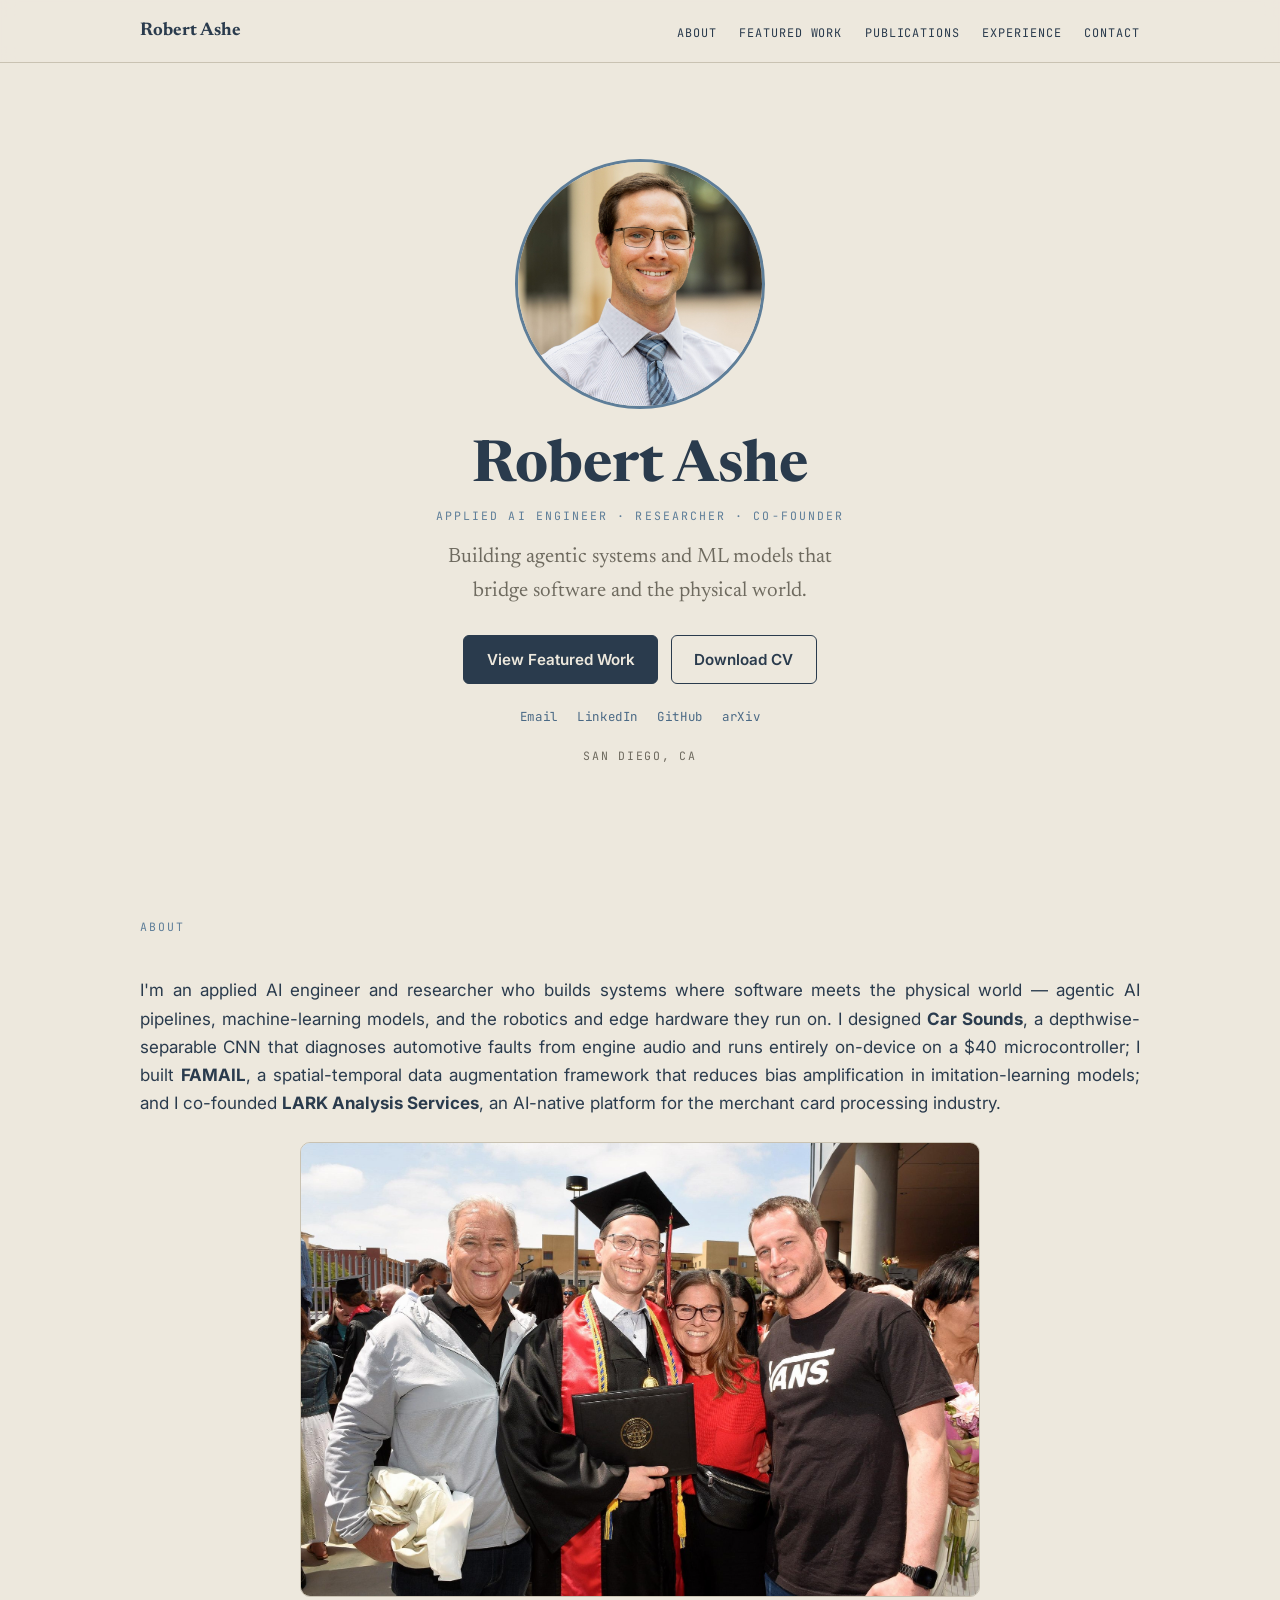
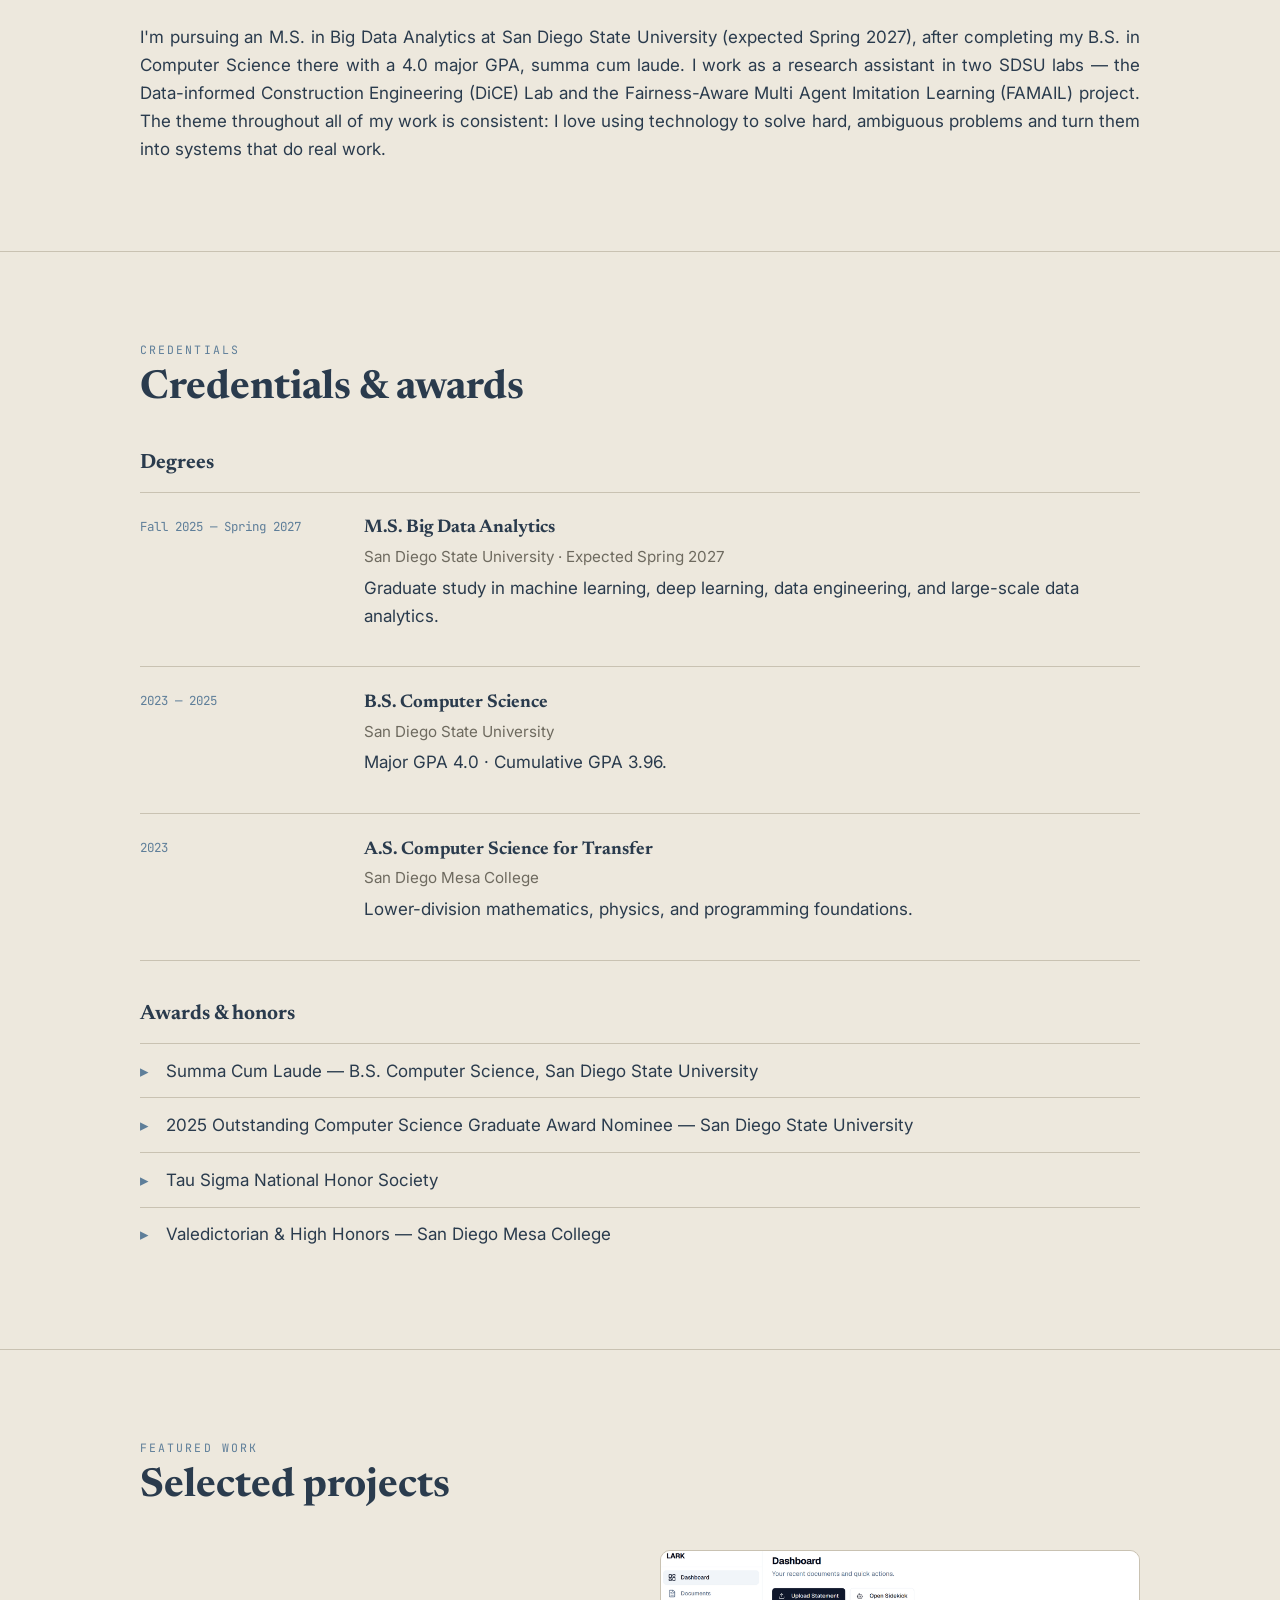
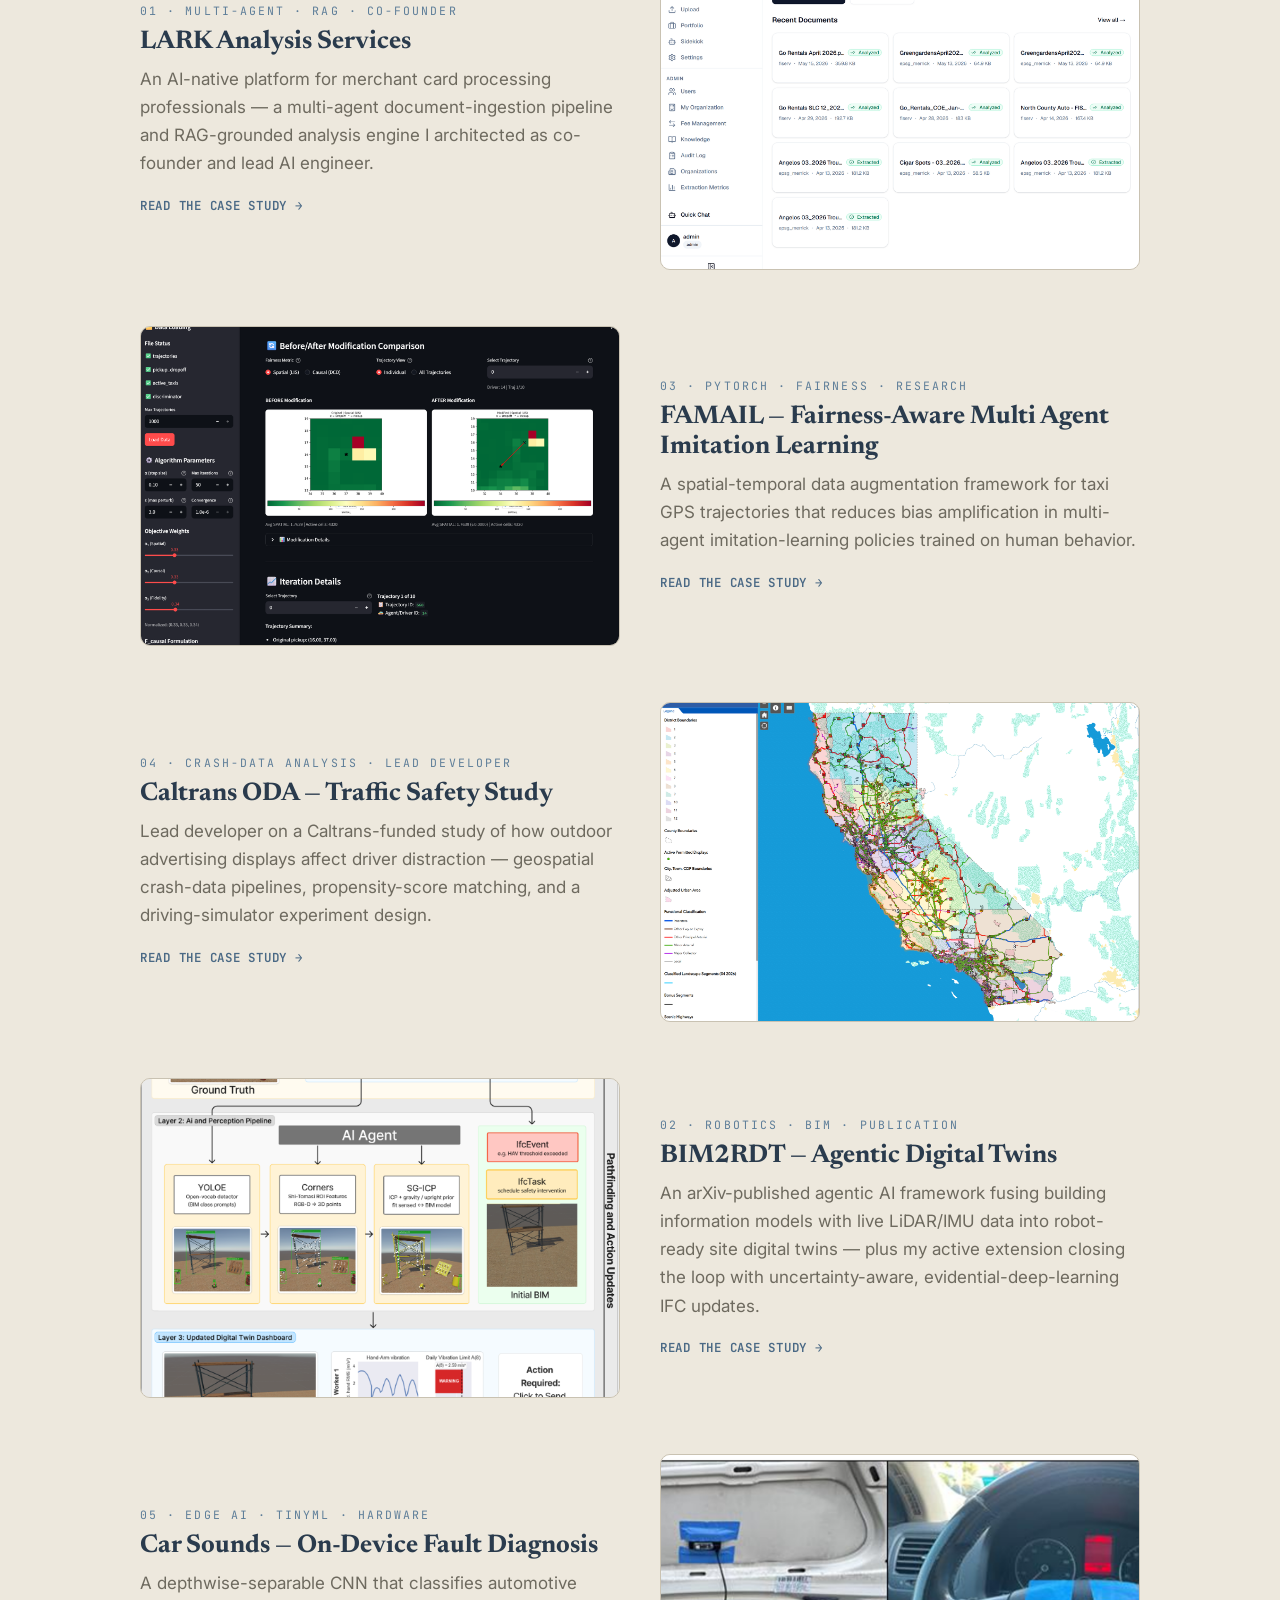
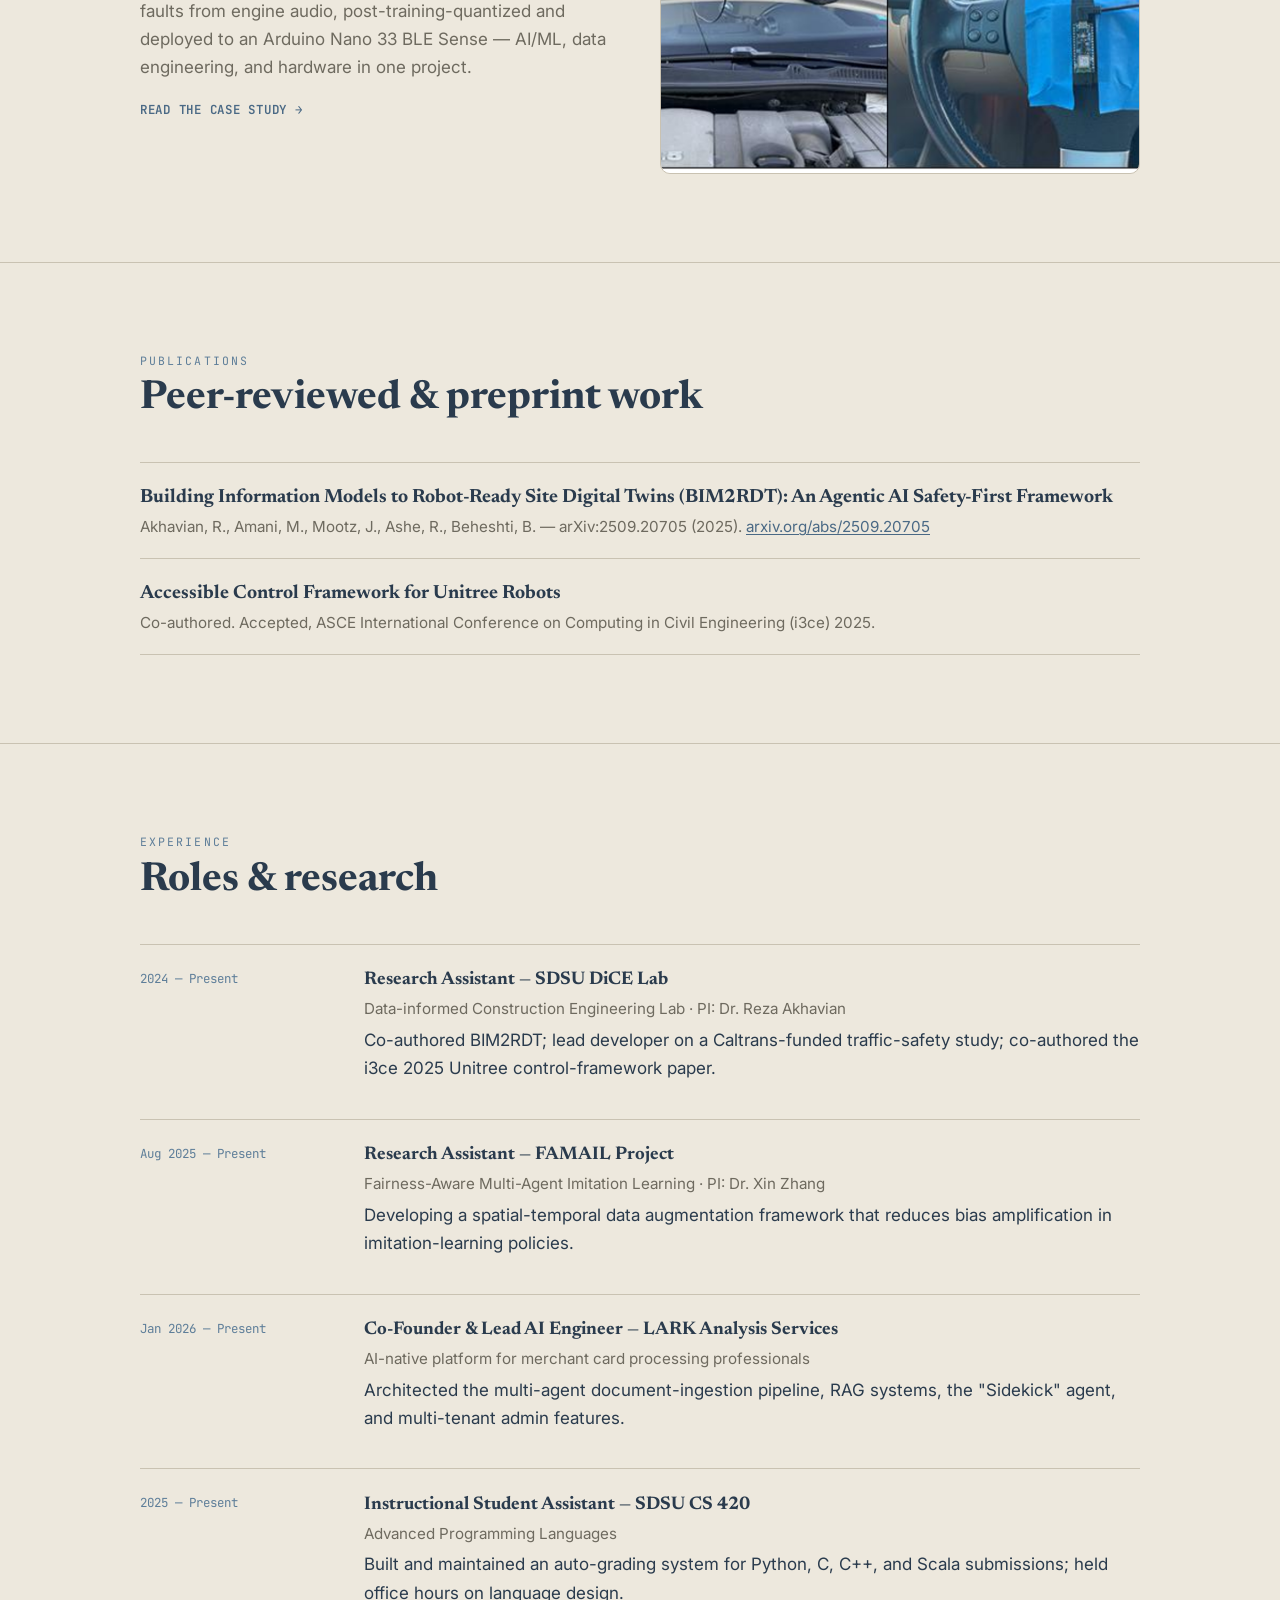
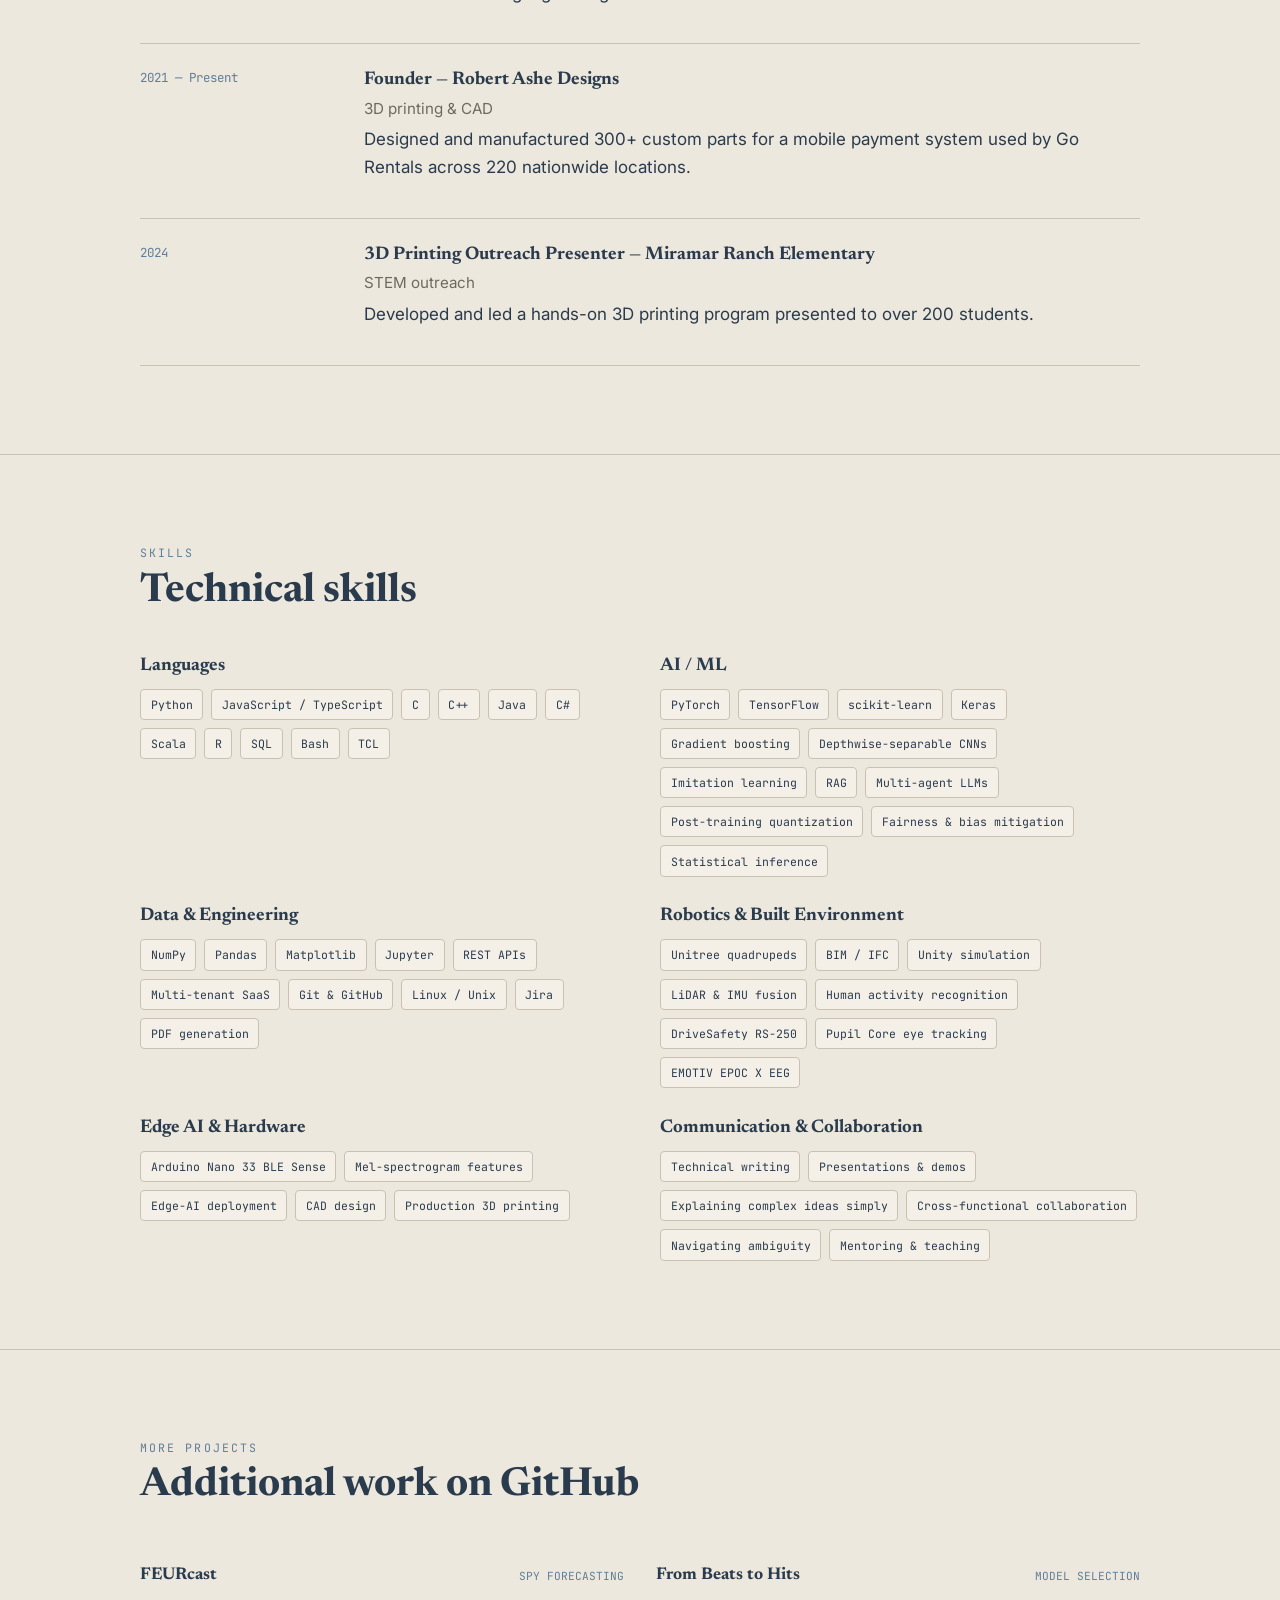
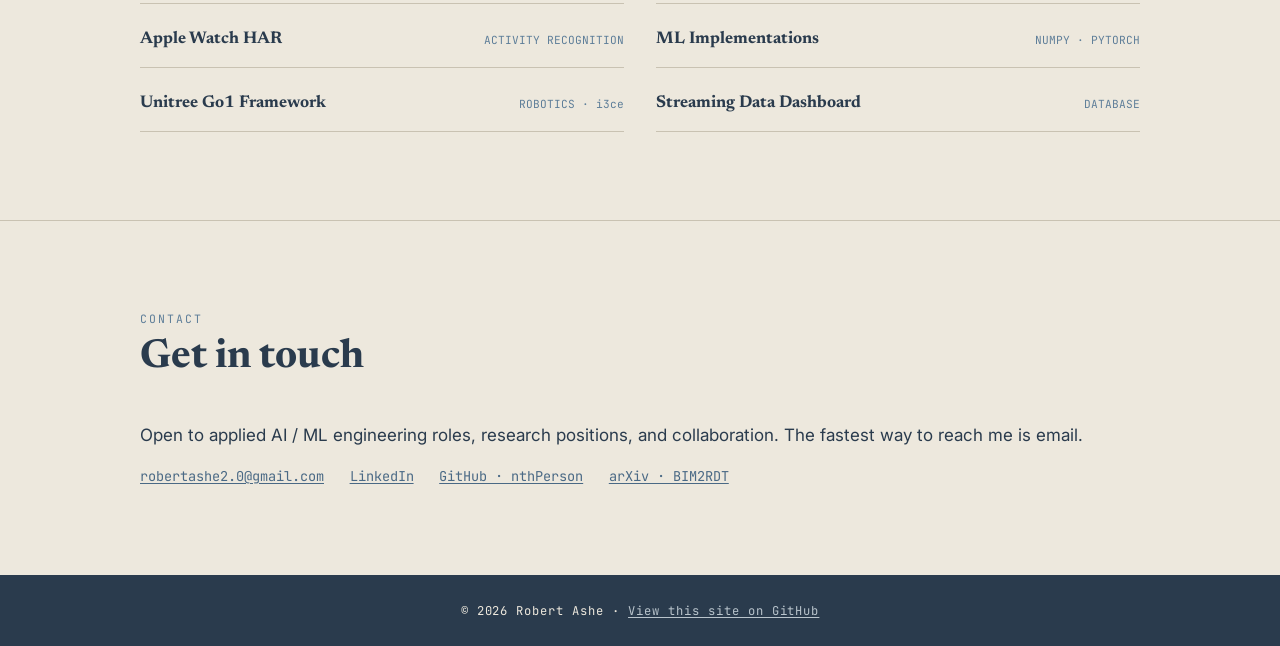
<file: index.html>
<!DOCTYPE html>
<html lang="en">
<head>
  <meta charset="UTF-8">
  <meta name="viewport" content="width=device-width, initial-scale=1.0">
  <title>Robert Ashe — Applied AI Engineer, Researcher, Co-Founder</title>
  <meta name="description" content="Robert Ashe — applied AI engineer and researcher building agentic systems and ML models that bridge software and the physical world. Co-author of BIM2RDT; co-founder of LARK.">
  <meta property="og:title" content="Robert Ashe — Applied AI Engineer, Researcher, Co-Founder">
  <meta property="og:description" content="Agentic AI, ML, and robotics — building systems where software meets the physical world.">
  <meta property="og:type" content="website">
  <meta property="og:image" content="https://nthperson.github.io/Project-Portfolio/assets/img/headshot.jpg">
  <meta name="twitter:card" content="summary">
  <link rel="icon" type="image/svg+xml" href="assets/favicon.svg">
  <link rel="preconnect" href="https://fonts.googleapis.com">
  <link rel="preconnect" href="https://fonts.gstatic.com" crossorigin>
  <link href="https://fonts.googleapis.com/css2?family=Newsreader:ital,opsz,wght@0,6..72,400;0,6..72,700;1,6..72,400&family=Inter:wght@400;500;600&family=JetBrains+Mono:wght@400;600&display=swap" rel="stylesheet">
  <link rel="stylesheet" href="css/styles.css">
</head>
<body id="top">
  <nav class="site-nav" aria-label="Primary">
    <div class="wrap">
      <a class="brand" href="#top">Robert Ashe</a>
      <button type="button" class="nav-toggle" aria-label="Toggle menu" aria-expanded="false">MENU</button>
      <ul class="nav-links">
        <li><a href="#about">About</a></li>
        <li><a href="#featured-work">Featured Work</a></li>
        <li><a href="#publications">Publications</a></li>
        <li><a href="#experience">Experience</a></li>
        <li><a href="#contact">Contact</a></li>
      </ul>
    </div>
  </nav>

  <!--
    Section navigation — scroll-spy. To try a different visual style,
    swap the modifier class on the <nav> below:
      section-nav--labels  — always-visible text labels (default)
      section-nav--dots    — minimal dots; label appears on hover / current
      section-nav--rail    — tick lines; label appears on hover / current
  -->
  <nav class="section-nav section-nav--labels" aria-label="Section navigation">
    <ul>
      <li><a href="#about"><span class="marker" aria-hidden="true"></span><span class="label-text">About</span></a></li>
      <li><a href="#credentials"><span class="marker" aria-hidden="true"></span><span class="label-text">Credentials</span></a></li>
      <li><a href="#featured-work"><span class="marker" aria-hidden="true"></span><span class="label-text">Featured Work</span></a></li>
      <li><a href="#publications"><span class="marker" aria-hidden="true"></span><span class="label-text">Publications</span></a></li>
      <li><a href="#experience"><span class="marker" aria-hidden="true"></span><span class="label-text">Experience</span></a></li>
      <li><a href="#skills"><span class="marker" aria-hidden="true"></span><span class="label-text">Skills</span></a></li>
      <li><a href="#more-projects"><span class="marker" aria-hidden="true"></span><span class="label-text">More Projects</span></a></li>
      <li><a href="#contact"><span class="marker" aria-hidden="true"></span><span class="label-text">Contact</span></a></li>
    </ul>
  </nav>

  <main>
    <header class="hero wrap">
      <img class="hero-photo" src="assets/img/headshot.jpg"
           alt="Robert Ashe, head and shoulders portrait">
      <h1>Robert Ashe</h1>
      <span class="label role">Applied AI Engineer · Researcher · Co-Founder</span>
      <p class="intro">Building agentic systems and ML models that bridge software and the physical world.</p>
      <div class="hero-actions">
        <a class="btn btn-solid" href="#featured-work">View Featured Work</a>
        <a class="btn btn-outline" href="assets/docs/Robert_Ashe_resume_Spring_2026.pdf" target="_blank" rel="noopener">Download CV</a>
      </div>
      <div class="hero-links">
        <a href="mailto:robertashe2.0@gmail.com">Email</a>
        <a href="https://www.linkedin.com/in/robert-ashe-a55b211a7/" target="_blank" rel="noopener">LinkedIn</a>
        <a href="https://github.com/nthPerson" target="_blank" rel="noopener">GitHub</a>
        <a href="https://arxiv.org/abs/2509.20705" target="_blank" rel="noopener">arXiv</a>
      </div>
      <div class="location">San Diego, CA</div>
    </header>

    <section class="section" id="about">
      <div class="wrap">
        <div class="section-head"><span class="label">About</span></div>
        <div class="about-text reveal">
          <p>I'm an applied AI engineer and researcher who builds systems where software meets the physical world — agentic AI pipelines, machine-learning models, and the robotics and edge hardware they run on. I designed <strong>Car Sounds</strong>, a depthwise-separable CNN that diagnoses automotive faults from engine audio and runs entirely on-device on a $40 microcontroller; I built <strong>FAMAIL</strong>, a spatial-temporal data augmentation framework that reduces bias amplification in imitation-learning models; and I co-founded <strong>LARK Analysis Services</strong>, an AI-native platform for the merchant card processing industry.</p>
          <img class="about-photo" src="assets/img/graduation.jpg"
               alt="Robert Ashe at his B.S. Computer Science graduation with family">
          <p>I'm pursuing an M.S. in Big Data Analytics at San Diego State University (expected Spring 2027), after completing my B.S. in Computer Science there with a 4.0 major GPA, summa cum laude. I work as a research assistant in two SDSU labs — the Data-informed Construction Engineering (DiCE) Lab and the Fairness-Aware Multi Agent Imitation Learning (FAMAIL) project. The theme throughout all of my work is consistent: I love using technology to solve hard, ambiguous problems and turn them into systems that do real work.</p>
        </div>
      </div>
    </section>

    <section class="section" id="credentials">
      <div class="wrap">
        <div class="section-head"><span class="label">Credentials</span>
          <h2>Credentials &amp; awards</h2>
        </div>
        <div class="reveal">
          <div class="cred-block">
            <h3>Degrees</h3>
            <ul class="timeline">
              <li>
                <div class="when">Fall 2025 — Spring 2027</div>
                <div>
                  <div class="role-title">M.S. Big Data Analytics</div>
                  <div class="org">San Diego State University · Expected Spring 2027</div>
                  <p>Graduate study in machine learning, deep learning, data engineering, and large-scale data analytics.</p>
                </div>
              </li>
              <li>
                <div class="when">2023 — 2025</div>
                <div>
                  <div class="role-title">B.S. Computer Science</div>
                  <div class="org">San Diego State University</div>
                  <p>Major GPA 4.0 · Cumulative GPA 3.96.</p>
                </div>
              </li>
              <li>
                <div class="when">2023</div>
                <div>
                  <div class="role-title">A.S. Computer Science for Transfer</div>
                  <div class="org">San Diego Mesa College</div>
                  <p>Lower-division mathematics, physics, and programming foundations.</p>
                </div>
              </li>
            </ul>
          </div>
          <div class="cred-block">
            <h3>Awards &amp; honors</h3>
            <ul class="highlights">
              <li>Summa Cum Laude — B.S. Computer Science, San Diego State University</li>
              <li>2025 Outstanding Computer Science Graduate Award Nominee — San Diego State University</li>
              <li>Tau Sigma National Honor Society</li>
              <li>Valedictorian &amp; High Honors — San Diego Mesa College</li>
            </ul>
          </div>
        </div>
      </div>
    </section>

    <section class="section" id="featured-work">
      <div class="wrap">
        <div class="section-head"><span class="label">Featured Work</span>
          <h2>Selected projects</h2>
        </div>

        <article class="feature-row reveal">
          <div class="feature-visual">
            <img src="assets/img/lark-homepage.png" alt="LARK platform dashboard interface">
          </div>
          <div class="feature-text">
            <span class="label">01 · Multi-Agent · RAG · Co-Founder</span>
            <h3>LARK Analysis Services</h3>
            <p>An AI-native platform for merchant card processing professionals — a multi-agent document-ingestion pipeline and RAG-grounded analysis engine I architected as co-founder and lead AI engineer.</p>
            <a class="feature-link" href="projects/lark.html">Read the case study →</a>
          </div>
        </article>

        <article class="feature-row reveal">
          <div class="feature-visual">
            <img src="assets/img/famail-trajectory.png" alt="FAMAIL trajectory modification dashboard with heatmaps">
          </div>
          <div class="feature-text">
            <span class="label">03 · PyTorch · Fairness · Research</span>
            <h3>FAMAIL — Fairness-Aware Multi Agent Imitation Learning</h3>
            <p>A spatial-temporal data augmentation framework for taxi GPS trajectories that reduces bias amplification in multi-agent imitation-learning policies trained on human behavior.</p>
            <a class="feature-link" href="projects/famail.html">Read the case study →</a>
          </div>
        </article>

        <article class="feature-row reveal">
          <div class="feature-visual">
            <img src="assets/img/caltrans-arcgis.png" alt="Caltrans Active Permitted Displays ArcGIS map viewer">
          </div>
          <div class="feature-text">
            <span class="label">04 · Crash-Data Analysis · Lead Developer</span>
            <h3>Caltrans ODA — Traffic Safety Study</h3>
            <p>Lead developer on a Caltrans-funded study of how outdoor advertising displays affect driver distraction — geospatial crash-data pipelines, propensity-score matching, and a driving-simulator experiment design.</p>
            <a class="feature-link" href="projects/caltrans-oda.html">Read the case study →</a>
          </div>
        </article>

        <article class="feature-row reveal">
          <div class="feature-visual">
            <img src="assets/img/bim2rdt-figure1.png" alt="BIM2RDT digital twin compared with a simulated real-world scene">
            <!-- <img src="assets/img/bim2rdt-digital-twin.png" alt="BIM2RDT digital twin compared with a simulated real-world scene"> -->
          </div>
          <div class="feature-text">
            <span class="label">02 · Robotics · BIM · Publication</span>
            <h3>BIM2RDT — Agentic Digital Twins</h3>
            <p>An arXiv-published agentic AI framework fusing building information models with live LiDAR/IMU data into robot-ready site digital twins — plus my active extension closing the loop with uncertainty-aware, evidential-deep-learning IFC updates.</p>
            <a class="feature-link" href="projects/bim2rdt.html">Read the case study →</a>
          </div>
        </article>

        <article class="feature-row reveal">
          <div class="feature-visual">
            <img src="assets/img/car-sounds-hardware.png" alt="Car Sounds classifier hardware installed under-hood and in-cabin">
          </div>
          <div class="feature-text">
            <span class="label">05 · Edge AI · TinyML · Hardware</span>
            <h3>Car Sounds — On-Device Fault Diagnosis</h3>
            <p>A depthwise-separable CNN that classifies automotive faults from engine audio, post-training-quantized and deployed to an Arduino Nano 33 BLE Sense — AI/ML, data engineering, and hardware in one project.</p>
            <a class="feature-link" href="projects/car-sounds.html">Read the case study →</a>
          </div>
        </article>
      </div>
    </section>

<section class="section" id="publications">
  <div class="wrap">
    <div class="section-head"><span class="label">Publications</span>
      <h2>Peer-reviewed &amp; preprint work</h2>
    </div>
    <ul class="pub-list reveal">
      <li>
        <div class="pub-title">Building Information Models to Robot-Ready Site Digital Twins (BIM2RDT): An Agentic AI Safety-First Framework</div>
        <div class="pub-meta">Akhavian, R., Amani, M., Mootz, J., Ashe, R., Beheshti, B. — arXiv:2509.20705 (2025).
          <a href="https://arxiv.org/abs/2509.20705" target="_blank" rel="noopener">arxiv.org/abs/2509.20705</a></div>
      </li>
      <li>
        <div class="pub-title">Accessible Control Framework for Unitree Robots</div>
        <div class="pub-meta">Co-authored. Accepted, ASCE International Conference on Computing in Civil Engineering (i3ce) 2025.</div>
      </li>
    </ul>
  </div>
</section>

<section class="section" id="experience">
  <div class="wrap">
    <div class="section-head"><span class="label">Experience</span>
      <h2>Roles &amp; research</h2>
    </div>
    <ul class="timeline reveal">
      <li>
        <div class="when">2024 — Present</div>
        <div>
          <div class="role-title">Research Assistant — SDSU DiCE Lab</div>
          <div class="org">Data-informed Construction Engineering Lab · PI: Dr. Reza Akhavian</div>
          <p>Co-authored BIM2RDT; lead developer on a Caltrans-funded traffic-safety study; co-authored the i3ce 2025 Unitree control-framework paper.</p>
        </div>
      </li>
      <li>
        <div class="when">Aug 2025 — Present</div>
        <div>
          <div class="role-title">Research Assistant — FAMAIL Project</div>
          <div class="org">Fairness-Aware Multi-Agent Imitation Learning · PI: Dr. Xin Zhang</div>
          <p>Developing a spatial-temporal data augmentation framework that reduces bias amplification in imitation-learning policies.</p>
        </div>
      </li>
      <li>
        <div class="when">Jan 2026 — Present</div>
        <div>
          <div class="role-title">Co-Founder &amp; Lead AI Engineer — LARK Analysis Services</div>
          <div class="org">AI-native platform for merchant card processing professionals</div>
          <p>Architected the multi-agent document-ingestion pipeline, RAG systems, the "Sidekick" agent, and multi-tenant admin features.</p>
        </div>
      </li>
      <li>
        <div class="when">2025 — Present</div>
        <div>
          <div class="role-title">Instructional Student Assistant — SDSU CS 420</div>
          <div class="org">Advanced Programming Languages</div>
          <p>Built and maintained an auto-grading system for Python, C, C++, and Scala submissions; held office hours on language design.</p>
        </div>
      </li>
      <li>
        <div class="when">2021 — Present</div>
        <div>
          <div class="role-title">Founder — Robert Ashe Designs</div>
          <div class="org">3D printing &amp; CAD</div>
          <p>Designed and manufactured 300+ custom parts for a mobile payment system used by Go Rentals across 220 nationwide locations.</p>
        </div>
      </li>
      <li>
        <div class="when">2024</div>
        <div>
          <div class="role-title">3D Printing Outreach Presenter — Miramar Ranch Elementary</div>
          <div class="org">STEM outreach</div>
          <p>Developed and led a hands-on 3D printing program presented to over 200 students.</p>
        </div>
      </li>
    </ul>
  </div>
</section>

<section class="section" id="skills">
  <div class="wrap">
    <div class="section-head"><span class="label">Skills</span>
      <h2>Technical skills</h2>
    </div>
    <div class="skills-grid reveal">
      <div class="skill-group">
        <h3>Languages</h3>
        <ul class="skill-tags">
          <li>Python</li><li>JavaScript / TypeScript</li><li>C</li><li>C++</li><li>Java</li><li>C#</li><li>Scala</li><li>R</li><li>SQL</li><li>Bash</li><li>TCL</li>
        </ul>
      </div>
      <div class="skill-group">
        <h3>AI / ML</h3>
        <ul class="skill-tags">
          <li>PyTorch</li><li>TensorFlow</li><li>scikit-learn</li><li>Keras</li><li>Gradient boosting</li><li>Depthwise-separable CNNs</li><li>Imitation learning</li><li>RAG</li><li>Multi-agent LLMs</li><li>Post-training quantization</li><li>Fairness &amp; bias mitigation</li><li>Statistical inference</li>
        </ul>
      </div>
      <div class="skill-group">
        <h3>Data &amp; Engineering</h3>
        <ul class="skill-tags">
          <li>NumPy</li><li>Pandas</li><li>Matplotlib</li><li>Jupyter</li><li>REST APIs</li><li>Multi-tenant SaaS</li><li>Git &amp; GitHub</li><li>Linux / Unix</li><li>Jira</li><li>PDF generation</li>
        </ul>
      </div>
      <div class="skill-group">
        <h3>Robotics &amp; Built Environment</h3>
        <ul class="skill-tags">
          <li>Unitree quadrupeds</li><li>BIM / IFC</li><li>Unity simulation</li><li>LiDAR &amp; IMU fusion</li><li>Human activity recognition</li><li>DriveSafety RS-250</li><li>Pupil Core eye tracking</li><li>EMOTIV EPOC X EEG</li>
        </ul>
      </div>
      <div class="skill-group">
        <h3>Edge AI &amp; Hardware</h3>
        <ul class="skill-tags">
          <li>Arduino Nano 33 BLE Sense</li><li>Mel-spectrogram features</li><li>Edge-AI deployment</li><li>CAD design</li><li>Production 3D printing</li>
        </ul>
      </div>
      <div class="skill-group">
        <h3>Communication &amp; Collaboration</h3>
        <ul class="skill-tags">
          <li>Technical writing</li><li>Presentations &amp; demos</li><li>Explaining complex ideas simply</li><li>Cross-functional collaboration</li><li>Navigating ambiguity</li><li>Mentoring &amp; teaching</li>
        </ul>
      </div>
    </div>
  </div>
</section>

<section class="section" id="more-projects">
  <div class="wrap">
    <div class="section-head"><span class="label">More Projects</span>
      <h2>Additional work on GitHub</h2>
    </div>
    <ul class="more-projects reveal">
      <li><a href="https://github.com/nthPerson/FEURCast" target="_blank" rel="noopener"><span class="mp-name">FEURcast</span><span class="mp-tag">SPY FORECASTING</span></a></li>
      <li><a href="https://github.com/nthPerson/From_Beats_to_Hits" target="_blank" rel="noopener"><span class="mp-name">From Beats to Hits</span><span class="mp-tag">MODEL SELECTION</span></a></li>
      <li><a href="https://github.com/nthPerson/Apple_Watch_Activity_Recognition" target="_blank" rel="noopener"><span class="mp-name">Apple Watch HAR</span><span class="mp-tag">ACTIVITY RECOGNITION</span></a></li>
      <li><a href="https://github.com/nthPerson/Machine_Learning" target="_blank" rel="noopener"><span class="mp-name">ML Implementations</span><span class="mp-tag">NUMPY · PYTORCH</span></a></li>
      <li><a href="https://github.com/nthPerson/UnitreeGO1-HRI-BIM" target="_blank" rel="noopener"><span class="mp-name">Unitree Go1 Framework</span><span class="mp-tag">ROBOTICS · i3ce</span></a></li>
      <li><a href="https://github.com/nthPerson/MIS686_Streaming_Service_Movie_-_TV_Data_Dashboard" target="_blank" rel="noopener"><span class="mp-name">Streaming Data Dashboard</span><span class="mp-tag">DATABASE</span></a></li>
    </ul>
  </div>
</section>

<section class="section" id="contact">
  <div class="wrap">
    <div class="section-head"><span class="label">Contact</span>
      <h2>Get in touch</h2>
    </div>
    <p class="reveal">Open to applied AI / ML engineering roles, research positions, and collaboration. The fastest way to reach me is email.</p>
    <div class="contact-links reveal">
      <a href="mailto:robertashe2.0@gmail.com">robertashe2.0@gmail.com</a>
      <a href="https://www.linkedin.com/in/robert-ashe-a55b211a7/" target="_blank" rel="noopener">LinkedIn</a>
      <a href="https://github.com/nthPerson" target="_blank" rel="noopener">GitHub · nthPerson</a>
      <a href="https://arxiv.org/abs/2509.20705" target="_blank" rel="noopener">arXiv · BIM2RDT</a>
    </div>
  </div>
</section>
  </main>

  <footer class="site-footer">
    <div class="wrap">
      © 2026 Robert Ashe ·
      <a href="https://github.com/nthPerson/Project-Portfolio" target="_blank" rel="noopener">View this site on GitHub</a>
    </div>
  </footer>
  <script src="js/main.js"></script>
</body>
</html>
</file>
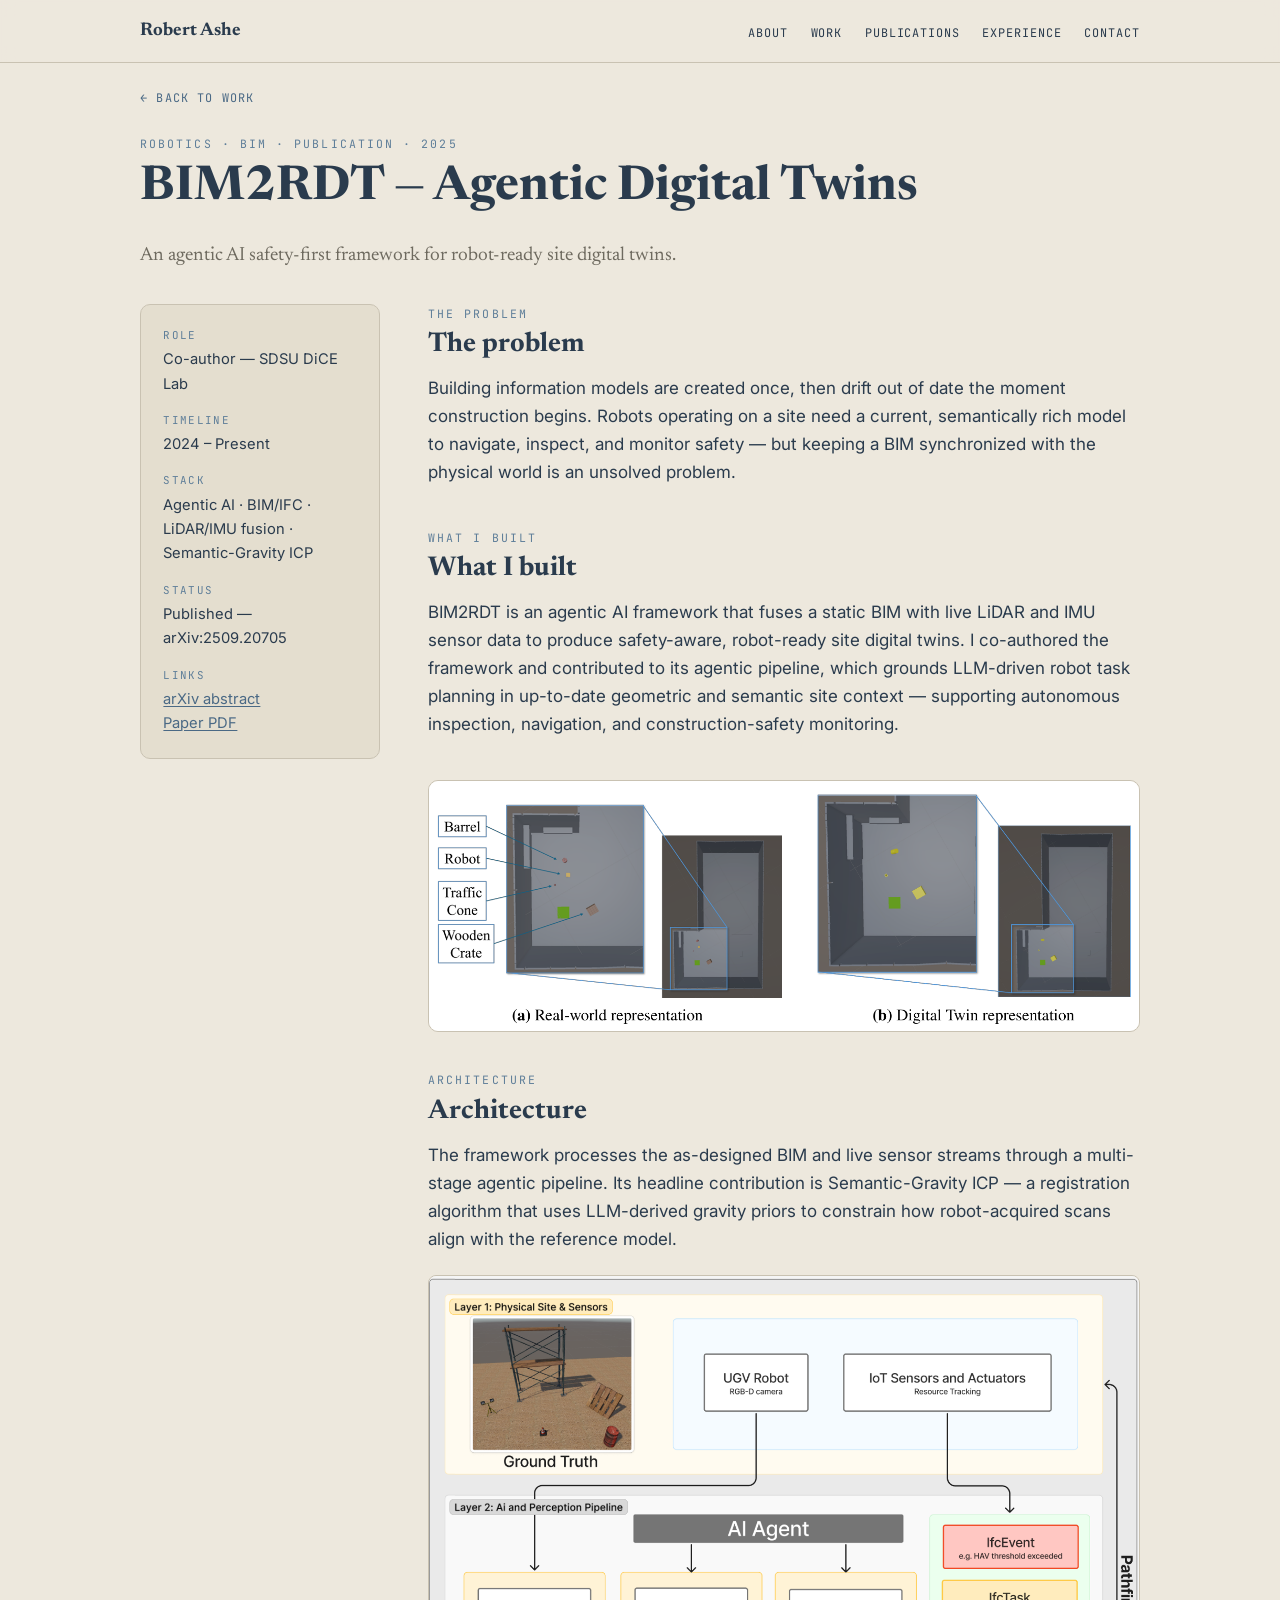
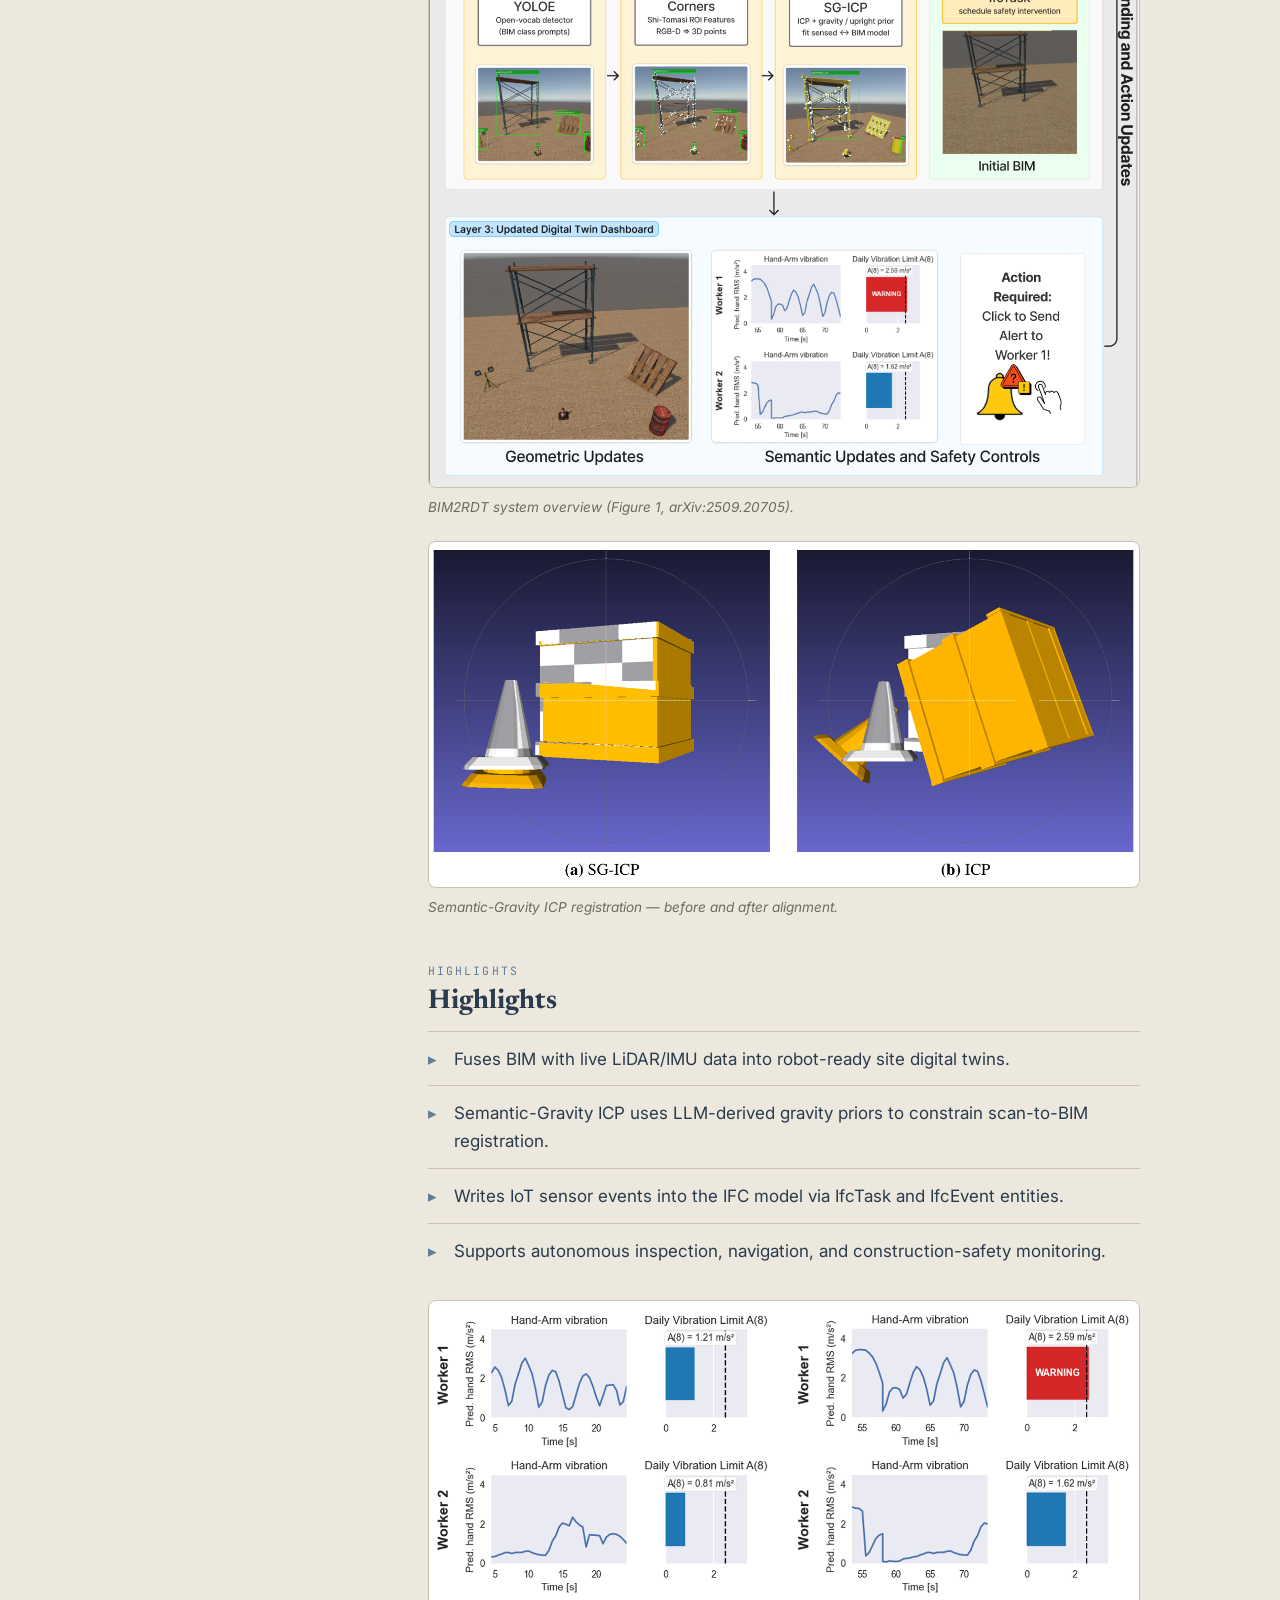
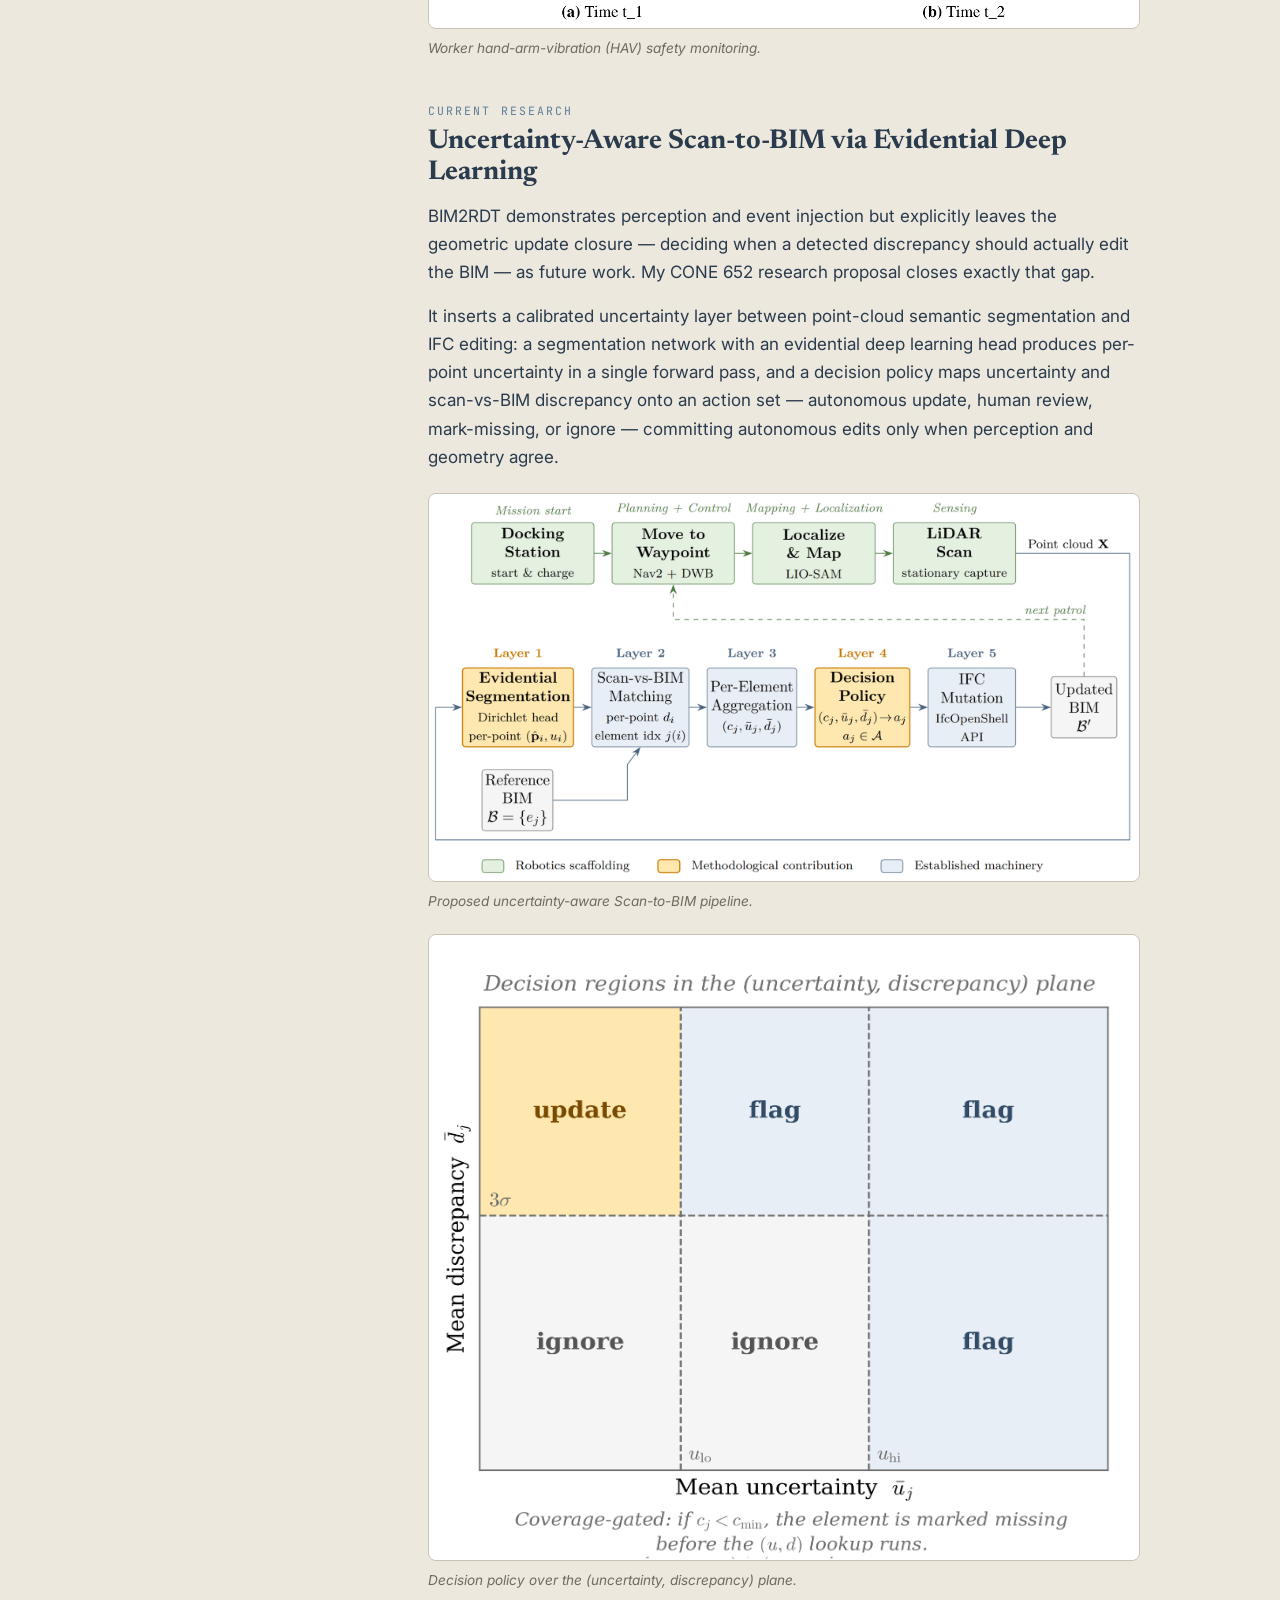
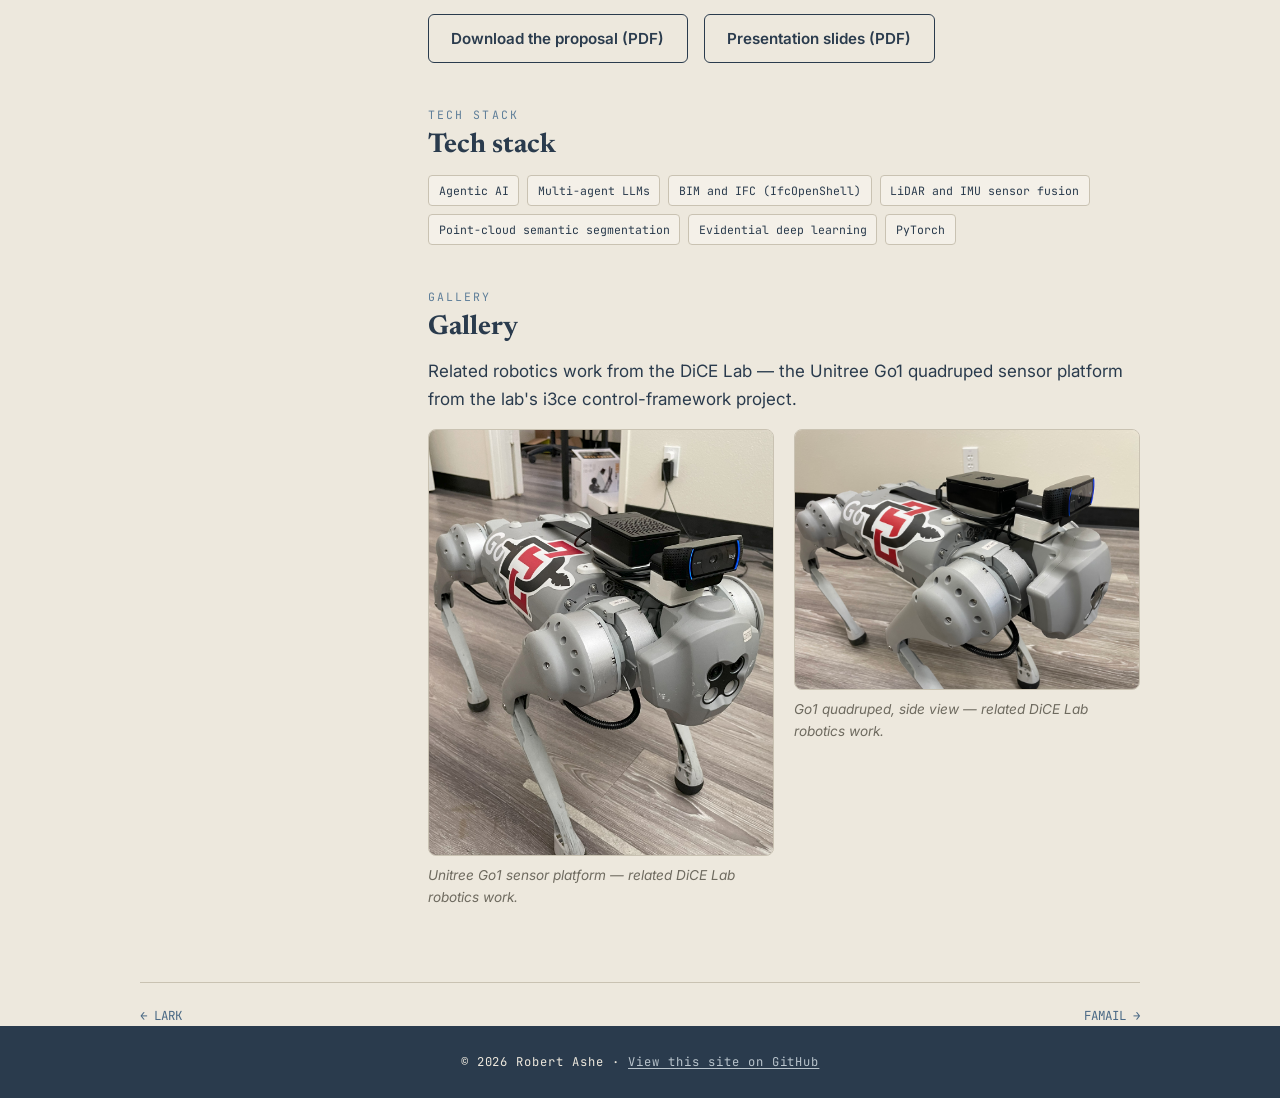
<file: projects/bim2rdt.html>
<!DOCTYPE html>
<html lang="en">
<head>
  <meta charset="UTF-8">
  <meta name="viewport" content="width=device-width, initial-scale=1.0">
  <title>BIM2RDT — Agentic Digital Twins — Robert Ashe</title>
  <meta name="description" content="BIM2RDT — an agentic AI safety-first framework turning building information models into robot-ready site digital twins, co-authored by Robert Ashe.">
  <meta property="og:title" content="BIM2RDT — Agentic Digital Twins — Robert Ashe">
  <meta property="og:description" content="An agentic AI safety-first framework for robot-ready site digital twins.">
  <meta property="og:type" content="article">
  <meta name="twitter:card" content="summary">
  <link rel="icon" type="image/svg+xml" href="../assets/favicon.svg">
  <link rel="preconnect" href="https://fonts.googleapis.com">
  <link rel="preconnect" href="https://fonts.gstatic.com" crossorigin>
  <link href="https://fonts.googleapis.com/css2?family=Newsreader:ital,opsz,wght@0,6..72,400;0,6..72,700;1,6..72,400&family=Inter:wght@400;500;600&family=JetBrains+Mono:wght@400;600&display=swap" rel="stylesheet">
  <link rel="stylesheet" href="../css/styles.css">
</head>
<body id="top">
  <nav class="site-nav" aria-label="Primary">
    <div class="wrap">
      <a class="brand" href="../index.html">Robert Ashe</a>
      <button class="nav-toggle" type="button" aria-label="Toggle menu" aria-expanded="false">MENU</button>
      <ul class="nav-links">
        <li><a href="../index.html#about">About</a></li>
        <li><a href="../index.html#featured-work">Work</a></li>
        <li><a href="../index.html#publications">Publications</a></li>
        <li><a href="../index.html#experience">Experience</a></li>
        <li><a href="../index.html#contact">Contact</a></li>
      </ul>
    </div>
  </nav>

  <!--
  Section navigation — scroll-spy. To try a different visual style,
  swap the modifier class on the <nav> below:
    section-nav--labels  — always-visible text labels (default)
    section-nav--dots    — minimal dots; label appears on hover / current
    section-nav--rail    — tick lines; label appears on hover / current
-->
<nav class="section-nav section-nav--labels" aria-label="Section navigation">
  <ul>
    <li><a href="#problem"><span class="marker" aria-hidden="true"></span><span class="label-text">Problem</span></a></li>
    <li><a href="#what-i-built"><span class="marker" aria-hidden="true"></span><span class="label-text">What I Built</span></a></li>
    <li><a href="#architecture"><span class="marker" aria-hidden="true"></span><span class="label-text">Architecture</span></a></li>
    <li><a href="#highlights"><span class="marker" aria-hidden="true"></span><span class="label-text">Highlights</span></a></li>
    <li><a href="#current-research"><span class="marker" aria-hidden="true"></span><span class="label-text">Research</span></a></li>
    <li><a href="#tech-stack"><span class="marker" aria-hidden="true"></span><span class="label-text">Tech Stack</span></a></li>
    <li><a href="#gallery"><span class="marker" aria-hidden="true"></span><span class="label-text">Gallery</span></a></li>
  </ul>
</nav>

  <main class="wrap">
    <a class="crumb" href="../index.html#featured-work">← Back to Work</a>

    <header class="detail-header">
      <span class="label">Robotics · BIM · Publication · 2025</span>
      <h1>BIM2RDT — Agentic Digital Twins</h1>
      <p class="tagline">An agentic AI safety-first framework for robot-ready site digital twins.</p>
    </header>

    <div class="detail-layout">
      <aside class="detail-sidebar">
        <dl>
          <dt>Role</dt><dd>Co-author — SDSU DiCE Lab</dd>
          <dt>Timeline</dt><dd>2024 – Present</dd>
          <dt>Stack</dt><dd>Agentic AI · BIM/IFC · LiDAR/IMU fusion · Semantic-Gravity ICP</dd>
          <dt>Status</dt><dd>Published — arXiv:2509.20705</dd>
          <dt>Links</dt>
          <dd>
            <a href="https://arxiv.org/abs/2509.20705" target="_blank" rel="noopener">arXiv abstract</a>
            <a href="https://arxiv.org/pdf/2509.20705" target="_blank" rel="noopener">Paper PDF</a>
          </dd>
        </dl>
      </aside>
      <div class="detail-main">
        <section id="problem">
          <span class="label">The Problem</span>
          <h2>The problem</h2>
          <p>Building information models are created once, then drift out of date the moment construction begins. Robots operating on a site need a current, semantically rich model to navigate, inspect, and monitor safety — but keeping a BIM synchronized with the physical world is an unsolved problem.</p>
        </section>

        <section id="what-i-built">
          <span class="label">What I Built</span>
          <h2>What I built</h2>
          <p>BIM2RDT is an agentic AI framework that fuses a static BIM with live LiDAR and IMU sensor data to produce safety-aware, robot-ready site digital twins. I co-authored the framework and contributed to its agentic pipeline, which grounds LLM-driven robot task planning in up-to-date geometric and semantic site context — supporting autonomous inspection, navigation, and construction-safety monitoring.</p>
        </section>

        <div class="detail-hero">
          <img src="../assets/img/bim2rdt-digital-twin.png" alt="BIM2RDT digital twin beside a simulated real-world construction scene">
        </div>

        <section id="architecture">
          <span class="label">Architecture</span>
          <h2>Architecture</h2>
          <p>The framework processes the as-designed BIM and live sensor streams through a multi-stage agentic pipeline. Its headline contribution is Semantic-Gravity ICP — a registration algorithm that uses LLM-derived gravity priors to constrain how robot-acquired scans align with the reference model.</p>
          <figure>
            <img src="../assets/img/bim2rdt-figure1.png" alt="BIM2RDT system overview diagram">
            <figcaption>BIM2RDT system overview (Figure 1, arXiv:2509.20705).</figcaption>
          </figure>
          <figure>
            <img src="../assets/img/bim2rdt-sg-icp.png" alt="Semantic-Gravity ICP registration, before and after alignment">
            <figcaption>Semantic-Gravity ICP registration — before and after alignment.</figcaption>
          </figure>
        </section>

        <section id="highlights">
          <span class="label">Highlights</span>
          <h2>Highlights</h2>
          <ul class="highlights">
            <li>Fuses BIM with live LiDAR/IMU data into robot-ready site digital twins.</li>
            <li>Semantic-Gravity ICP uses LLM-derived gravity priors to constrain scan-to-BIM registration.</li>
            <li>Writes IoT sensor events into the IFC model via IfcTask and IfcEvent entities.</li>
            <li>Supports autonomous inspection, navigation, and construction-safety monitoring.</li>
          </ul>
          <figure>
            <img src="../assets/img/bim2rdt-hav.png" alt="Worker hand-arm vibration safety monitoring chart">
            <figcaption>Worker hand-arm-vibration (HAV) safety monitoring.</figcaption>
          </figure>
        </section>

        <section id="current-research">
          <span class="label">Current Research</span>
          <h2>Uncertainty-Aware Scan-to-BIM via Evidential Deep Learning</h2>
          <p>BIM2RDT demonstrates perception and event injection but explicitly leaves the geometric update closure — deciding when a detected discrepancy should actually edit the BIM — as future work. My CONE 652 research proposal closes exactly that gap.</p>
          <p>It inserts a calibrated uncertainty layer between point-cloud semantic segmentation and IFC editing: a segmentation network with an evidential deep learning head produces per-point uncertainty in a single forward pass, and a decision policy maps uncertainty and scan-vs-BIM discrepancy onto an action set — autonomous update, human review, mark-missing, or ignore — committing autonomous edits only when perception and geometry agree.</p>
          <figure>
            <img src="../assets/img/edl-figure1.png" alt="Proposed uncertainty-aware Scan-to-BIM pipeline">
            <figcaption>Proposed uncertainty-aware Scan-to-BIM pipeline.</figcaption>
          </figure>
          <figure>
            <img src="../assets/img/edl-decision-map.png" alt="Decision policy over the uncertainty and discrepancy plane">
            <figcaption>Decision policy over the (uncertainty, discrepancy) plane.</figcaption>
          </figure>
          <div class="downloads">
            <a class="btn btn-outline" href="../assets/docs/edl-proposal.pdf" target="_blank" rel="noopener">Download the proposal (PDF)</a>
            <a class="btn btn-outline" href="../assets/docs/edl-slides.pdf" target="_blank" rel="noopener">Presentation slides (PDF)</a>
          </div>
        </section>

        <section id="tech-stack">
          <span class="label">Tech Stack</span>
          <h2>Tech stack</h2>
          <ul class="skill-tags">
            <li>Agentic AI</li>
            <li>Multi-agent LLMs</li>
            <li>BIM and IFC (IfcOpenShell)</li>
            <li>LiDAR and IMU sensor fusion</li>
            <li>Point-cloud semantic segmentation</li>
            <li>Evidential deep learning</li>
            <li>PyTorch</li>
          </ul>
        </section>

        <section id="gallery">
          <span class="label">Gallery</span>
          <h2>Gallery</h2>
          <p>Related robotics work from the DiCE Lab — the Unitree Go1 quadruped sensor platform from the lab's i3ce control-framework project.</p>
          <div class="gallery">
            <figure><img src="../assets/go1_full_assembly_2.jpg" alt="Unitree Go1 quadruped sensor platform, full assembly"><figcaption>Unitree Go1 sensor platform — related DiCE Lab robotics work.</figcaption></figure>
            <figure><img src="../assets/go1_side_view_2.jpg" alt="Unitree Go1 quadruped, side view"><figcaption>Go1 quadruped, side view — related DiCE Lab robotics work.</figcaption></figure>
          </div>
        </section>
      </div>
    </div>

    <nav class="prevnext" aria-label="Project pages">
      <a href="lark.html">← LARK</a>
      <a href="famail.html">FAMAIL →</a>
    </nav>
  </main>

  <footer class="site-footer">
    <div class="wrap">
      © 2026 Robert Ashe ·
      <a href="https://github.com/nthPerson/Project-Portfolio" target="_blank" rel="noopener">View this site on GitHub</a>
    </div>
  </footer>
  <script src="../js/main.js"></script>
</body>
</html>
</file>
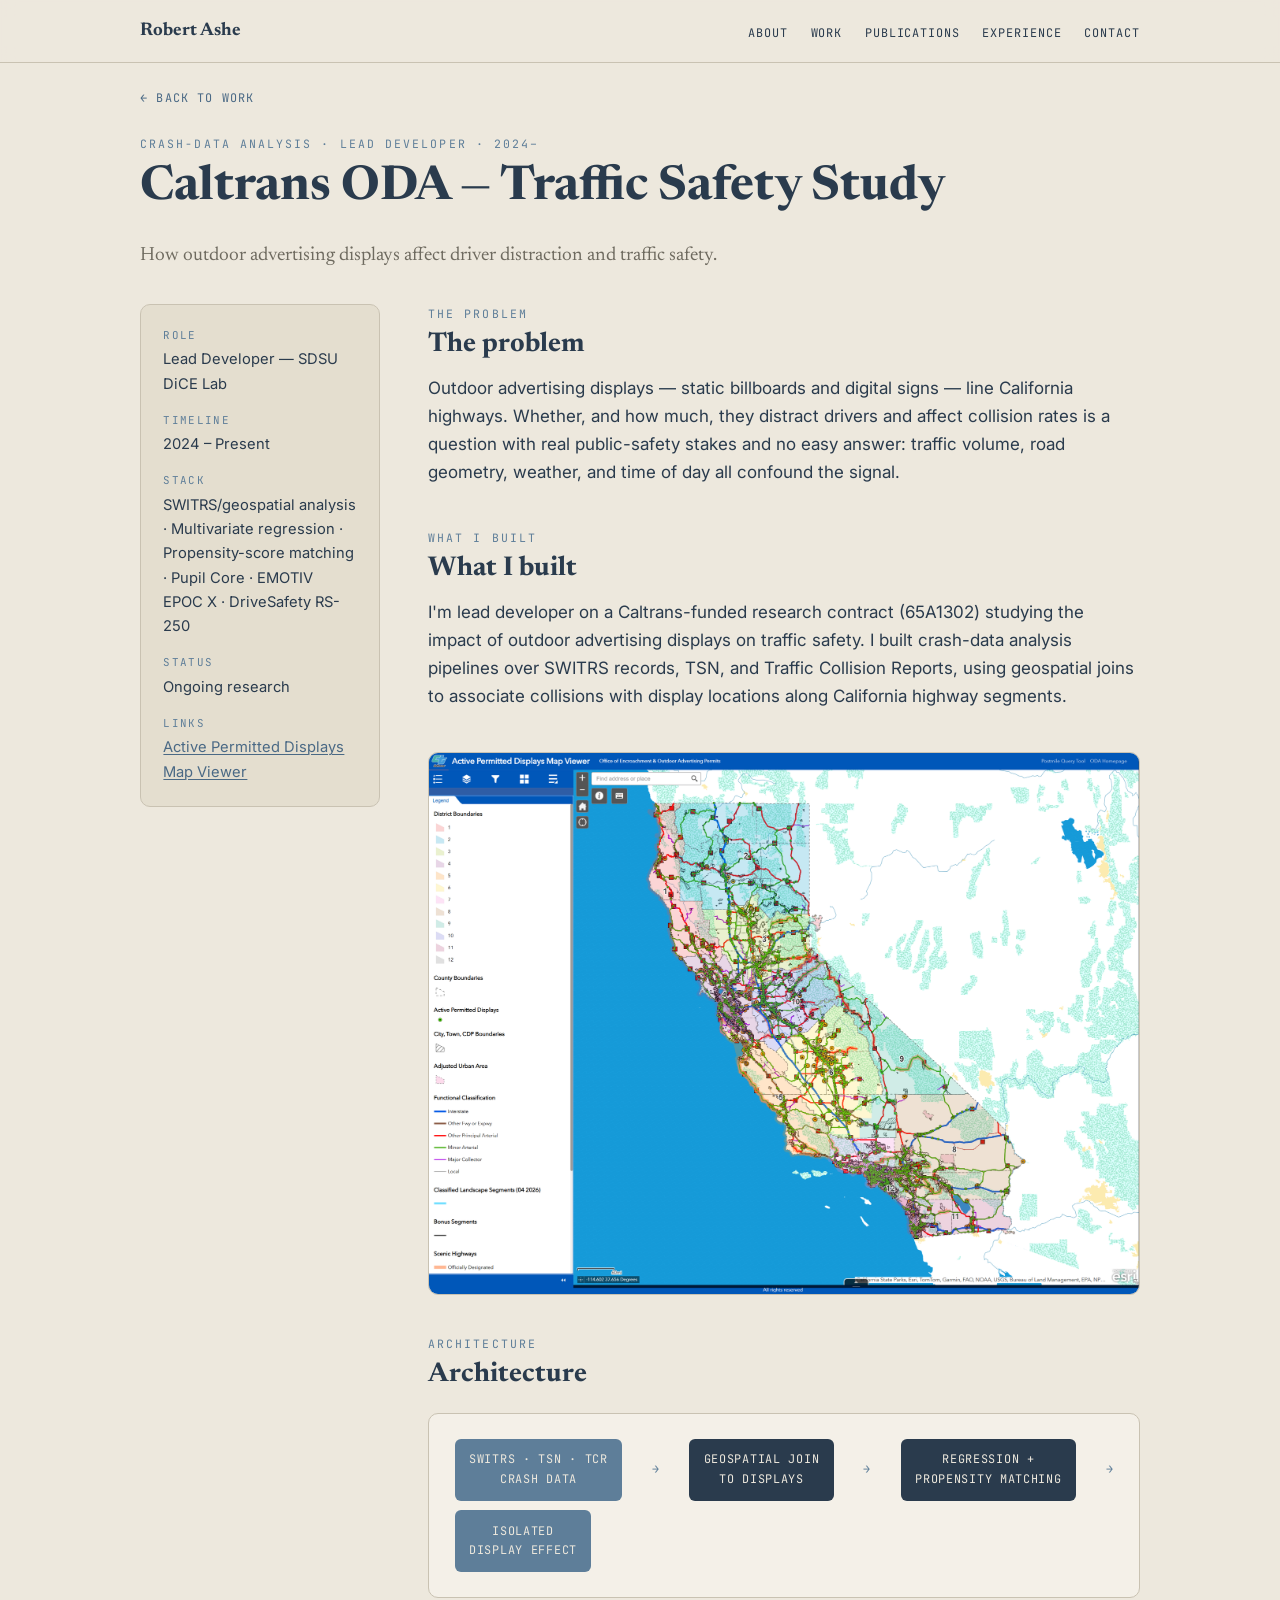
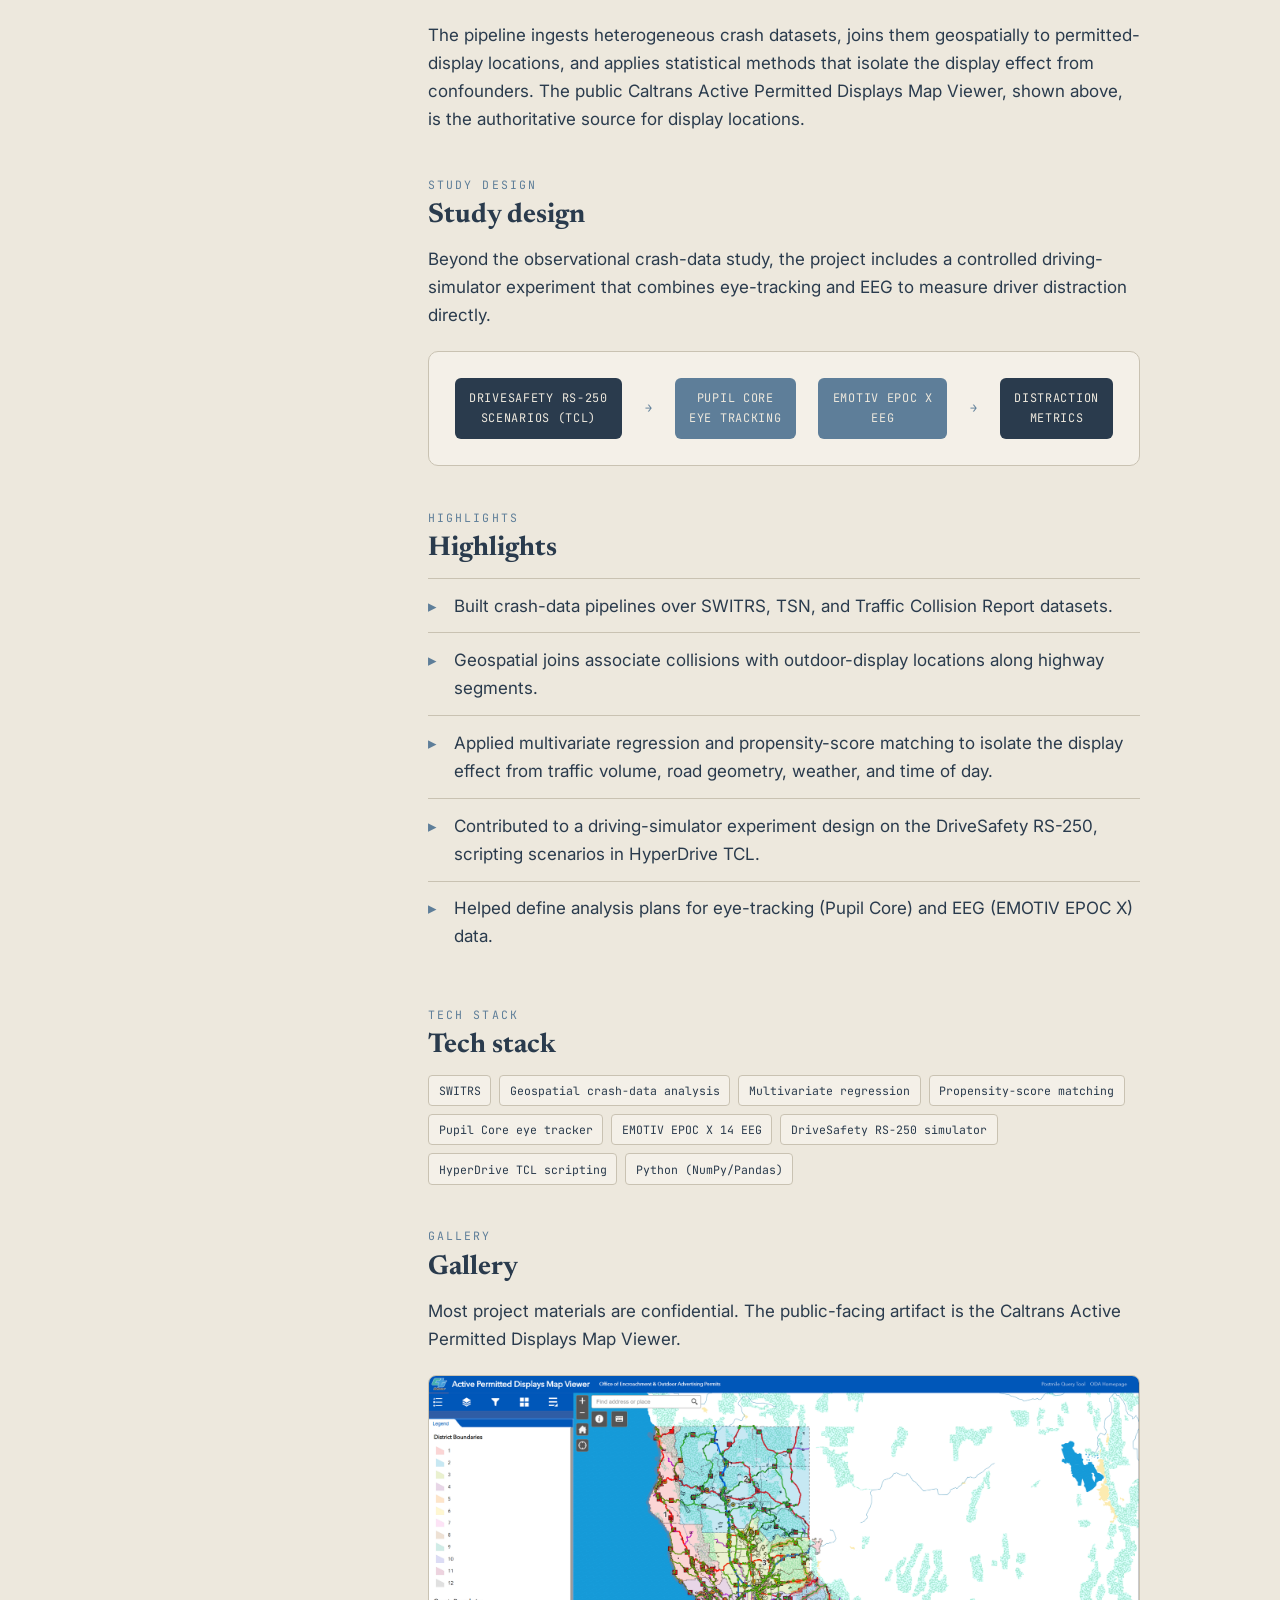
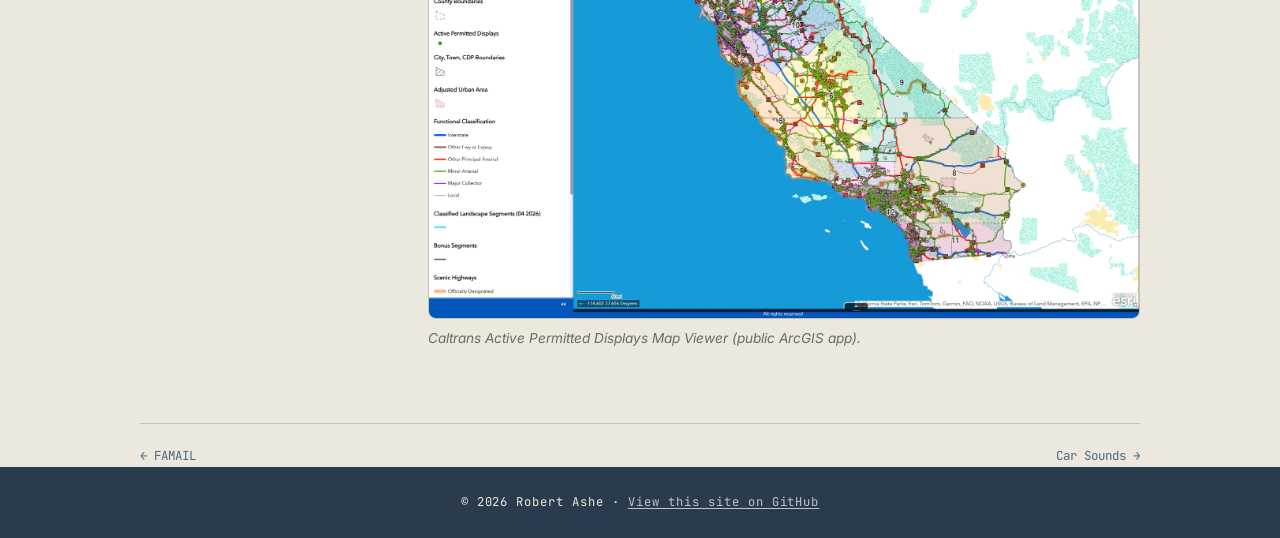
<file: projects/caltrans-oda.html>
<!DOCTYPE html>
<html lang="en">
<head>
  <meta charset="UTF-8">
  <meta name="viewport" content="width=device-width, initial-scale=1.0">
  <title>Caltrans ODA — Traffic Safety Study — Robert Ashe</title>
  <meta name="description" content="Caltrans ODA — a study of how outdoor advertising displays affect driver distraction and traffic safety; lead developer Robert Ashe.">
  <meta property="og:title" content="Caltrans ODA — Traffic Safety Study — Robert Ashe">
  <meta property="og:description" content="How outdoor advertising displays affect driver distraction and traffic safety.">
  <meta property="og:type" content="article">
  <meta name="twitter:card" content="summary">
  <link rel="icon" type="image/svg+xml" href="../assets/favicon.svg">
  <link rel="preconnect" href="https://fonts.googleapis.com">
  <link rel="preconnect" href="https://fonts.gstatic.com" crossorigin>
  <link href="https://fonts.googleapis.com/css2?family=Newsreader:ital,opsz,wght@0,6..72,400;0,6..72,700;1,6..72,400&family=Inter:wght@400;500;600&family=JetBrains+Mono:wght@400;600&display=swap" rel="stylesheet">
  <link rel="stylesheet" href="../css/styles.css">
</head>
<body id="top">
  <nav class="site-nav" aria-label="Primary">
    <div class="wrap">
      <a class="brand" href="../index.html">Robert Ashe</a>
      <button class="nav-toggle" type="button" aria-label="Toggle menu" aria-expanded="false">MENU</button>
      <ul class="nav-links">
        <li><a href="../index.html#about">About</a></li>
        <li><a href="../index.html#featured-work">Work</a></li>
        <li><a href="../index.html#publications">Publications</a></li>
        <li><a href="../index.html#experience">Experience</a></li>
        <li><a href="../index.html#contact">Contact</a></li>
      </ul>
    </div>
  </nav>

  <!--
  Section navigation — scroll-spy. To try a different visual style,
  swap the modifier class on the <nav> below:
    section-nav--labels  — always-visible text labels (default)
    section-nav--dots    — minimal dots; label appears on hover / current
    section-nav--rail    — tick lines; label appears on hover / current
-->
<nav class="section-nav section-nav--labels" aria-label="Section navigation">
  <ul>
    <li><a href="#problem"><span class="marker" aria-hidden="true"></span><span class="label-text">Problem</span></a></li>
    <li><a href="#what-i-built"><span class="marker" aria-hidden="true"></span><span class="label-text">What I Built</span></a></li>
    <li><a href="#architecture"><span class="marker" aria-hidden="true"></span><span class="label-text">Architecture</span></a></li>
    <li><a href="#study-design"><span class="marker" aria-hidden="true"></span><span class="label-text">Study Design</span></a></li>
    <li><a href="#highlights"><span class="marker" aria-hidden="true"></span><span class="label-text">Highlights</span></a></li>
    <li><a href="#tech-stack"><span class="marker" aria-hidden="true"></span><span class="label-text">Tech Stack</span></a></li>
    <li><a href="#gallery"><span class="marker" aria-hidden="true"></span><span class="label-text">Gallery</span></a></li>
  </ul>
</nav>

  <main class="wrap">
    <a class="crumb" href="../index.html#featured-work">← Back to Work</a>

    <header class="detail-header">
      <span class="label">Crash-Data Analysis · Lead Developer · 2024–</span>
      <h1>Caltrans ODA — Traffic Safety Study</h1>
      <p class="tagline">How outdoor advertising displays affect driver distraction and traffic safety.</p>
    </header>

    <div class="detail-layout">
      <aside class="detail-sidebar">
        <dl>
          <dt>Role</dt><dd>Lead Developer — SDSU DiCE Lab</dd>
          <dt>Timeline</dt><dd>2024 – Present</dd>
          <dt>Stack</dt><dd>SWITRS/geospatial analysis · Multivariate regression · Propensity-score matching · Pupil Core · EMOTIV EPOC X · DriveSafety RS-250</dd>
          <dt>Status</dt><dd>Ongoing research</dd>
          <dt>Links</dt>
          <dd>
            <a href="https://caltrans.maps.arcgis.com/apps/webappviewer/index.html?id=f0bb9147535d49a4bd24099475883c15" target="_blank" rel="noopener">Active Permitted Displays Map Viewer</a>
          </dd>
        </dl>
      </aside>
      <div class="detail-main">
        <section id="problem">
          <span class="label">The Problem</span>
          <h2>The problem</h2>
          <p>Outdoor advertising displays — static billboards and digital signs — line California highways. Whether, and how much, they distract drivers and affect collision rates is a question with real public-safety stakes and no easy answer: traffic volume, road geometry, weather, and time of day all confound the signal.</p>
        </section>

        <section id="what-i-built">
          <span class="label">What I Built</span>
          <h2>What I built</h2>
          <p>I'm lead developer on a Caltrans-funded research contract (65A1302) studying the impact of outdoor advertising displays on traffic safety. I built crash-data analysis pipelines over SWITRS records, TSN, and Traffic Collision Reports, using geospatial joins to associate collisions with display locations along California highway segments.</p>
        </section>

        <div class="detail-hero">
          <img src="../assets/img/caltrans-arcgis.png" alt="Caltrans Active Permitted Displays ArcGIS map viewer">
        </div>

        <section id="architecture">
          <span class="label">Architecture</span>
          <h2>Architecture</h2>
          <div class="diagram">
            <div class="diagram-flow" role="img" aria-label="Caltrans crash-data pipeline: SWITRS, TSN, and Traffic Collision Report data are joined geospatially to display locations, then analyzed with regression and propensity-score matching.">
              <span class="diagram-node is-accent">SWITRS · TSN · TCR<br>crash data</span>
              <span class="diagram-arrow">→</span>
              <span class="diagram-node is-ink">Geospatial join<br>to displays</span>
              <span class="diagram-arrow">→</span>
              <span class="diagram-node is-ink">Regression +<br>propensity matching</span>
              <span class="diagram-arrow">→</span>
              <span class="diagram-node is-accent">Isolated<br>display effect</span>
            </div>
          </div>
          <p>The pipeline ingests heterogeneous crash datasets, joins them geospatially to permitted-display locations, and applies statistical methods that isolate the display effect from confounders. The public Caltrans Active Permitted Displays Map Viewer, shown above, is the authoritative source for display locations.</p>
        </section>

        <section id="study-design">
          <span class="label">Study Design</span>
          <h2>Study design</h2>
          <p>Beyond the observational crash-data study, the project includes a controlled driving-simulator experiment that combines eye-tracking and EEG to measure driver distraction directly.</p>
          <div class="diagram">
            <div class="diagram-flow" role="img" aria-label="Driving-simulator study design: DriveSafety RS-250 scenarios are measured with eye tracking and EEG to quantify driver distraction.">
              <span class="diagram-node is-ink">DriveSafety RS-250<br>scenarios (TCL)</span>
              <span class="diagram-arrow">→</span>
              <span class="diagram-node is-accent">Pupil Core<br>eye tracking</span>
              <span class="diagram-node is-accent">EMOTIV EPOC X<br>EEG</span>
              <span class="diagram-arrow">→</span>
              <span class="diagram-node is-ink">Distraction<br>metrics</span>
            </div>
          </div>
        </section>

        <section id="highlights">
          <span class="label">Highlights</span>
          <h2>Highlights</h2>
          <ul class="highlights">
            <li>Built crash-data pipelines over SWITRS, TSN, and Traffic Collision Report datasets.</li>
            <li>Geospatial joins associate collisions with outdoor-display locations along highway segments.</li>
            <li>Applied multivariate regression and propensity-score matching to isolate the display effect from traffic volume, road geometry, weather, and time of day.</li>
            <li>Contributed to a driving-simulator experiment design on the DriveSafety RS-250, scripting scenarios in HyperDrive TCL.</li>
            <li>Helped define analysis plans for eye-tracking (Pupil Core) and EEG (EMOTIV EPOC X) data.</li>
          </ul>
        </section>

        <section id="tech-stack">
          <span class="label">Tech Stack</span>
          <h2>Tech stack</h2>
          <ul class="skill-tags">
            <li>SWITRS</li>
            <li>Geospatial crash-data analysis</li>
            <li>Multivariate regression</li>
            <li>Propensity-score matching</li>
            <li>Pupil Core eye tracker</li>
            <li>EMOTIV EPOC X 14 EEG</li>
            <li>DriveSafety RS-250 simulator</li>
            <li>HyperDrive TCL scripting</li>
            <li>Python (NumPy/Pandas)</li>
          </ul>
        </section>

        <section id="gallery">
          <span class="label">Gallery</span>
          <h2>Gallery</h2>
          <p>Most project materials are confidential. The public-facing artifact is the Caltrans Active Permitted Displays Map Viewer.</p>
          <figure>
            <a href="https://caltrans.maps.arcgis.com/apps/webappviewer/index.html?id=f0bb9147535d49a4bd24099475883c15" target="_blank" rel="noopener">
              <img src="../assets/img/caltrans-arcgis.png" alt="Caltrans Active Permitted Displays Map Viewer, an ArcGIS web app">
            </a>
            <figcaption>Caltrans Active Permitted Displays Map Viewer (public ArcGIS app).</figcaption>
          </figure>
        </section>
      </div>
    </div>

    <nav class="prevnext" aria-label="Project pages">
      <a href="famail.html">← FAMAIL</a>
      <a href="car-sounds.html">Car Sounds →</a>
    </nav>
  </main>

  <footer class="site-footer">
    <div class="wrap">
      © 2026 Robert Ashe ·
      <a href="https://github.com/nthPerson/Project-Portfolio" target="_blank" rel="noopener">View this site on GitHub</a>
    </div>
  </footer>
  <script src="../js/main.js"></script>
</body>
</html>
</file>
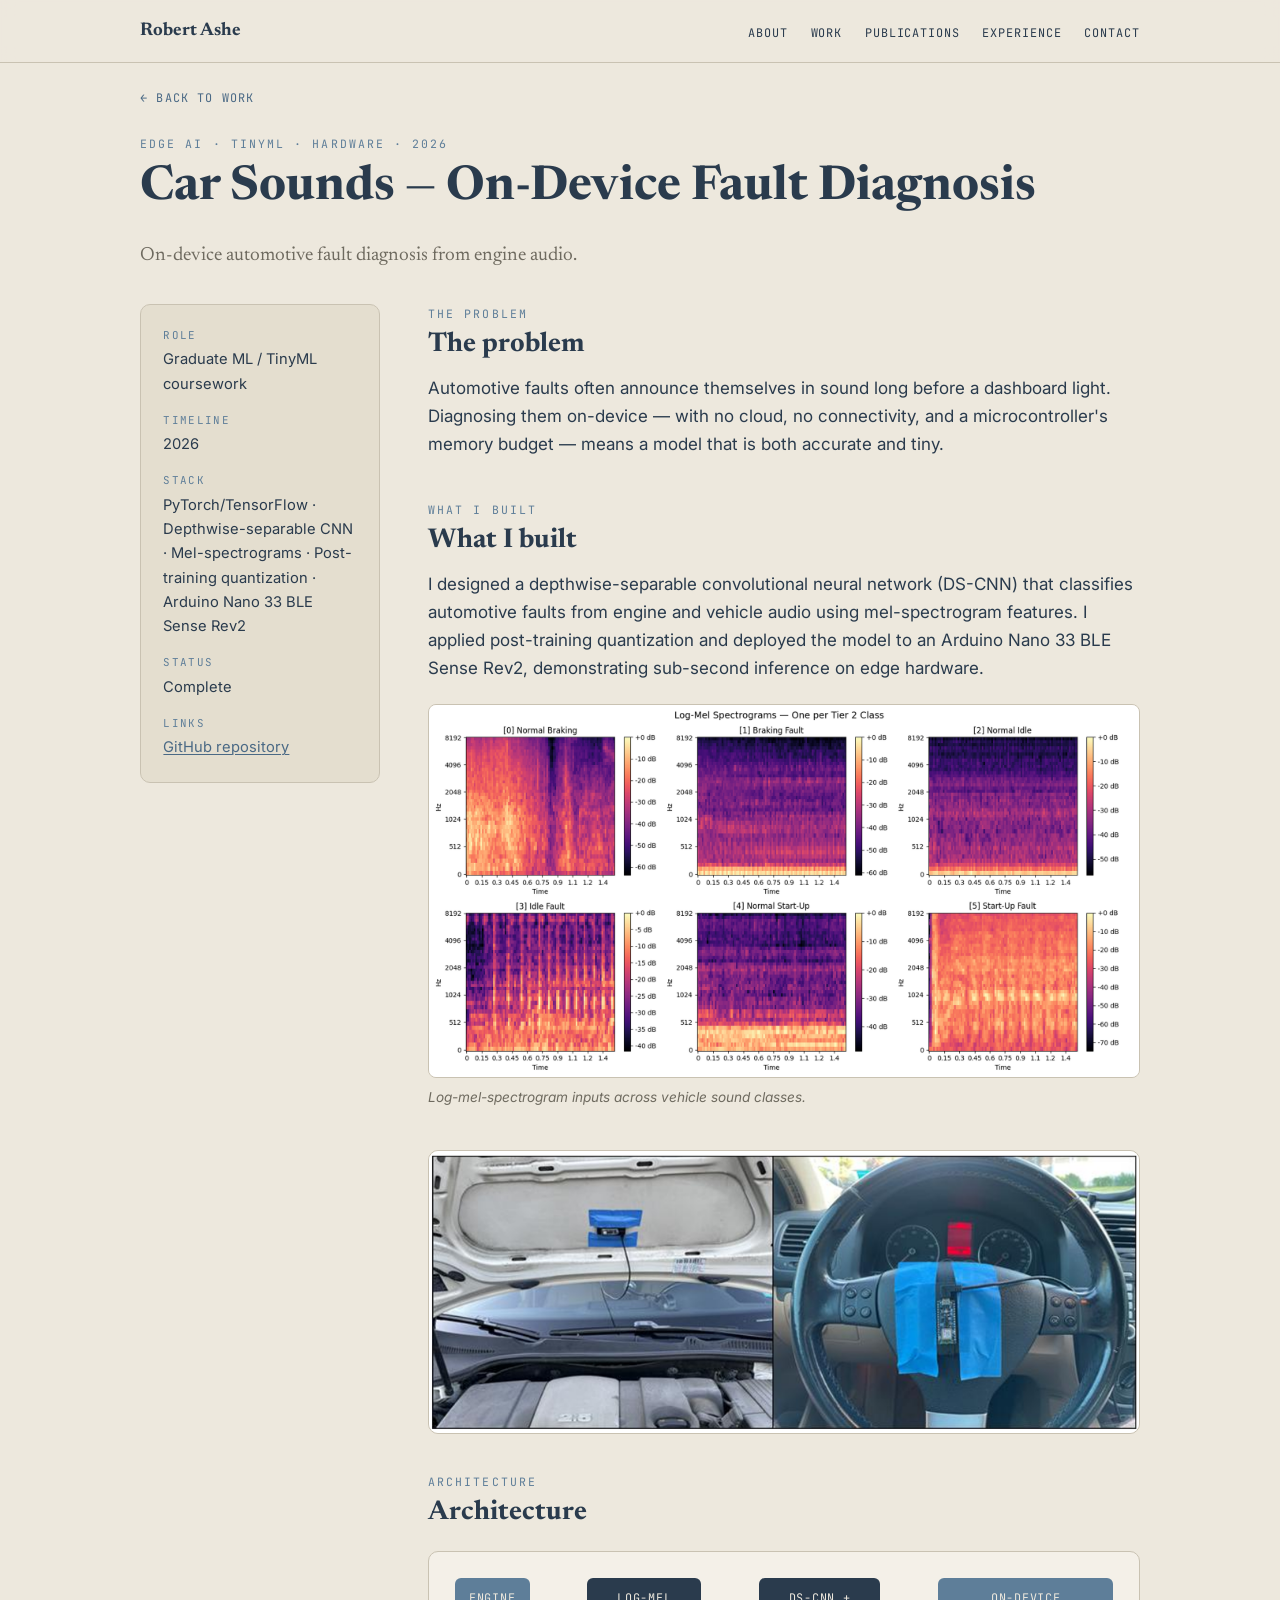
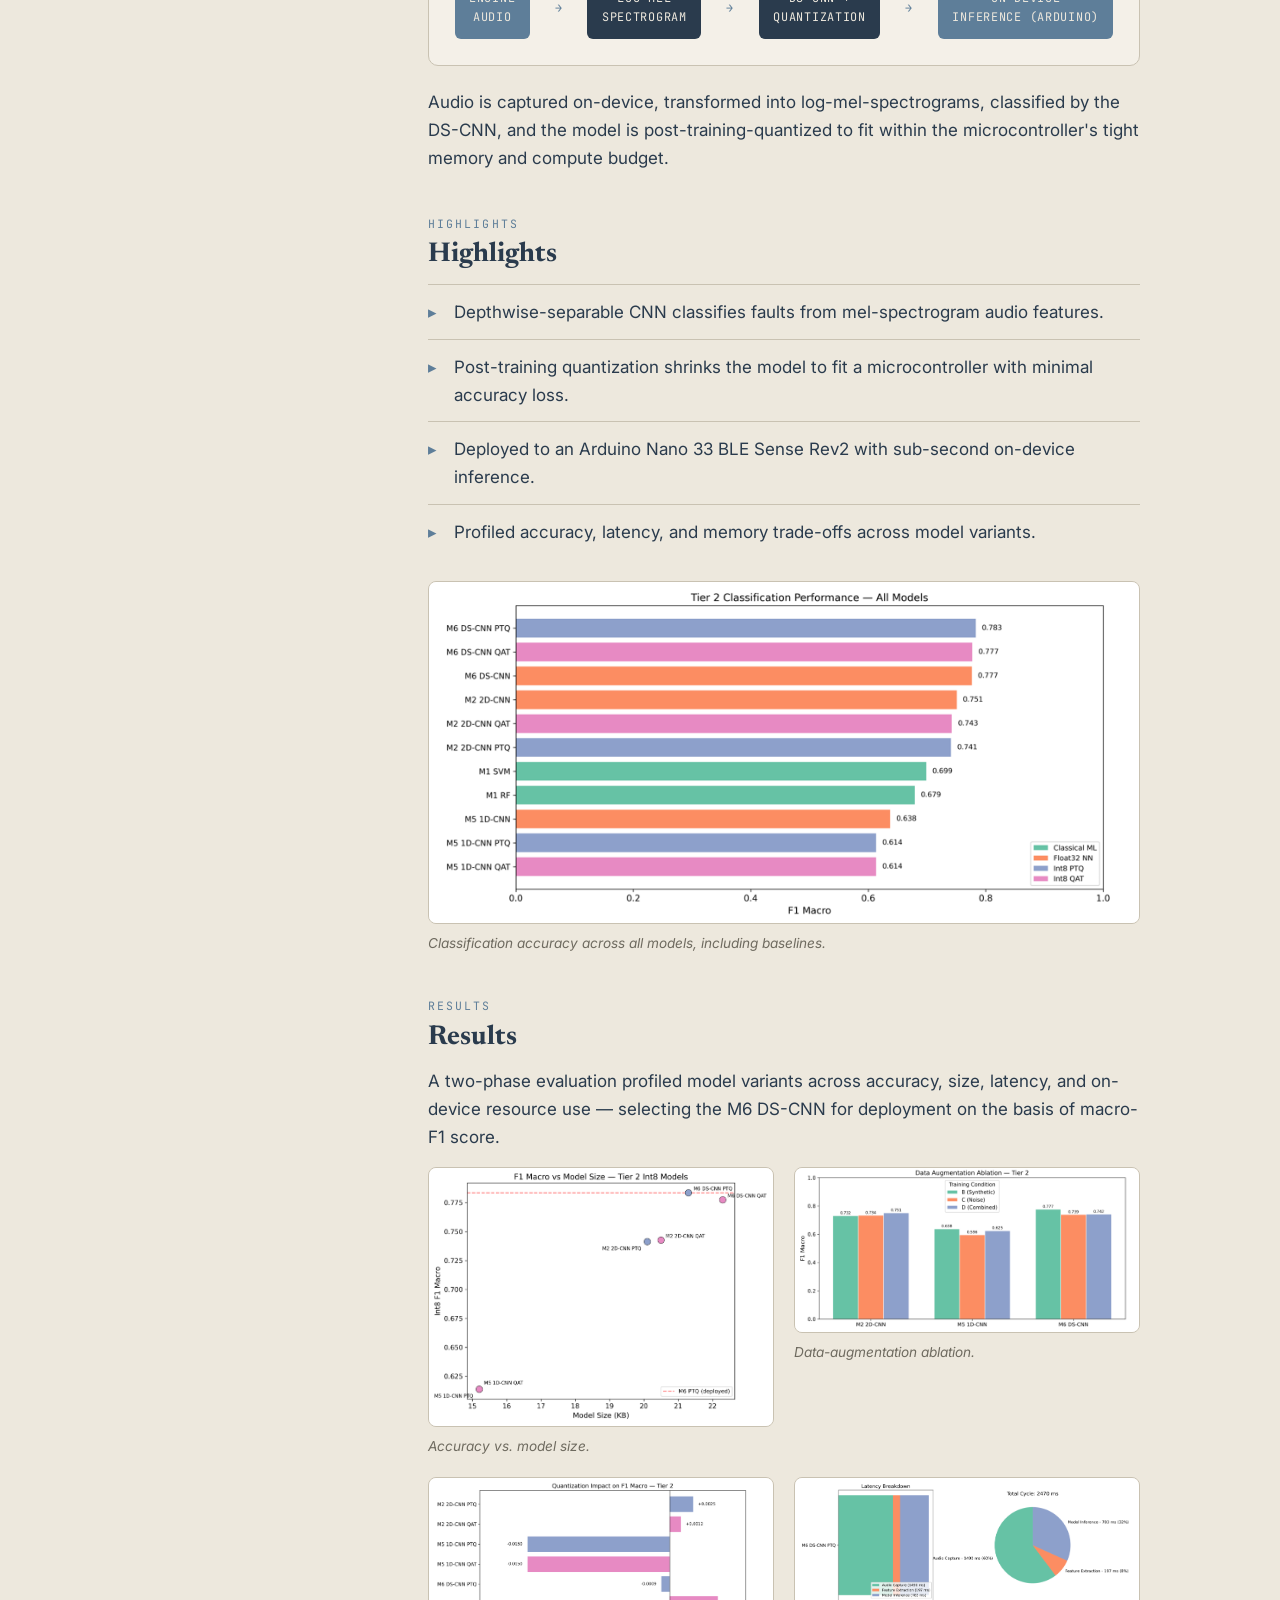
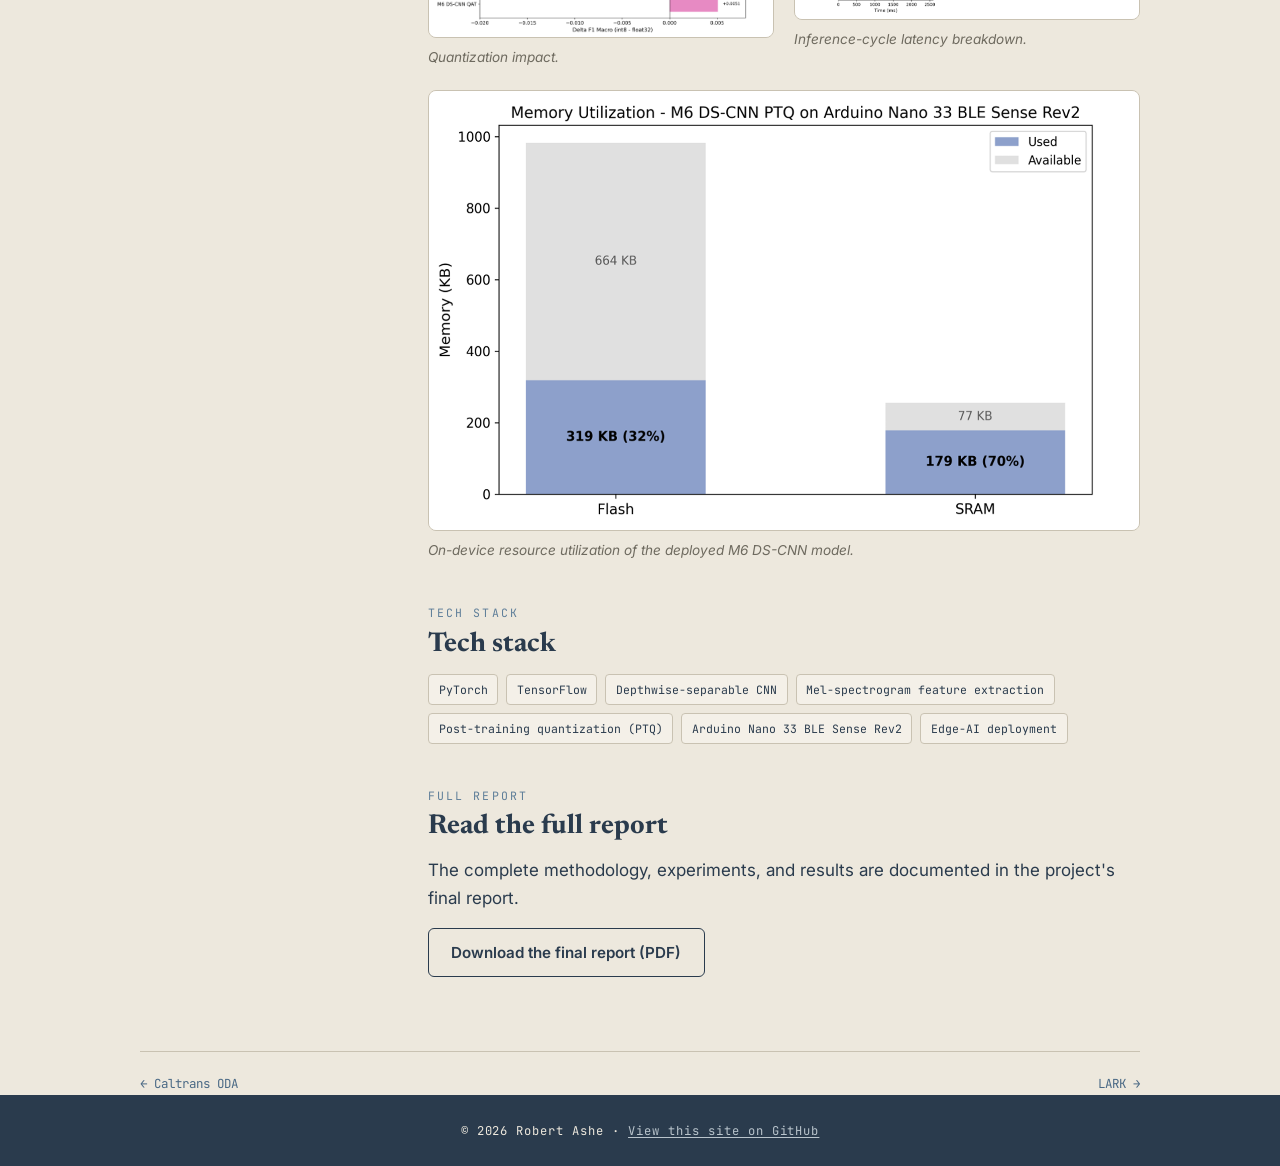
<file: projects/car-sounds.html>
<!DOCTYPE html>
<html lang="en">
<head>
  <meta charset="UTF-8">
  <meta name="viewport" content="width=device-width, initial-scale=1.0">
  <title>Car Sounds — On-Device Fault Diagnosis — Robert Ashe</title>
  <meta name="description" content="Car Sounds — a depthwise-separable CNN for automotive fault diagnosis, quantized and deployed to an Arduino Nano 33 BLE Sense, by Robert Ashe.">
  <meta property="og:title" content="Car Sounds — On-Device Fault Diagnosis — Robert Ashe">
  <meta property="og:description" content="On-device automotive fault diagnosis from engine audio.">
  <meta property="og:type" content="article">
  <meta name="twitter:card" content="summary">
  <link rel="icon" type="image/svg+xml" href="../assets/favicon.svg">
  <link rel="preconnect" href="https://fonts.googleapis.com">
  <link rel="preconnect" href="https://fonts.gstatic.com" crossorigin>
  <link href="https://fonts.googleapis.com/css2?family=Newsreader:ital,opsz,wght@0,6..72,400;0,6..72,700;1,6..72,400&family=Inter:wght@400;500;600&family=JetBrains+Mono:wght@400;600&display=swap" rel="stylesheet">
  <link rel="stylesheet" href="../css/styles.css">
</head>
<body id="top">
  <nav class="site-nav" aria-label="Primary">
    <div class="wrap">
      <a class="brand" href="../index.html">Robert Ashe</a>
      <button class="nav-toggle" type="button" aria-label="Toggle menu" aria-expanded="false">MENU</button>
      <ul class="nav-links">
        <li><a href="../index.html#about">About</a></li>
        <li><a href="../index.html#featured-work">Work</a></li>
        <li><a href="../index.html#publications">Publications</a></li>
        <li><a href="../index.html#experience">Experience</a></li>
        <li><a href="../index.html#contact">Contact</a></li>
      </ul>
    </div>
  </nav>

  <!--
  Section navigation — scroll-spy. To try a different visual style,
  swap the modifier class on the <nav> below:
    section-nav--labels  — always-visible text labels (default)
    section-nav--dots    — minimal dots; label appears on hover / current
    section-nav--rail    — tick lines; label appears on hover / current
-->
<nav class="section-nav section-nav--labels" aria-label="Section navigation">
  <ul>
    <li><a href="#problem"><span class="marker" aria-hidden="true"></span><span class="label-text">Problem</span></a></li>
    <li><a href="#what-i-built"><span class="marker" aria-hidden="true"></span><span class="label-text">What I Built</span></a></li>
    <li><a href="#architecture"><span class="marker" aria-hidden="true"></span><span class="label-text">Architecture</span></a></li>
    <li><a href="#highlights"><span class="marker" aria-hidden="true"></span><span class="label-text">Highlights</span></a></li>
    <li><a href="#results"><span class="marker" aria-hidden="true"></span><span class="label-text">Results</span></a></li>
    <li><a href="#tech-stack"><span class="marker" aria-hidden="true"></span><span class="label-text">Tech Stack</span></a></li>
    <li><a href="#full-report"><span class="marker" aria-hidden="true"></span><span class="label-text">Full Report</span></a></li>
  </ul>
</nav>

  <main class="wrap">
    <a class="crumb" href="../index.html#featured-work">← Back to Work</a>

    <header class="detail-header">
      <span class="label">Edge AI · TinyML · Hardware · 2026</span>
      <h1>Car Sounds — On-Device Fault Diagnosis</h1>
      <p class="tagline">On-device automotive fault diagnosis from engine audio.</p>
    </header>

    <div class="detail-layout">
      <aside class="detail-sidebar">
        <dl>
          <dt>Role</dt><dd>Graduate ML / TinyML coursework</dd>
          <dt>Timeline</dt><dd>2026</dd>
          <dt>Stack</dt><dd>PyTorch/TensorFlow · Depthwise-separable CNN · Mel-spectrograms · Post-training quantization · Arduino Nano 33 BLE Sense Rev2</dd>
          <dt>Status</dt><dd>Complete</dd>
          <dt>Links</dt>
          <dd>
            <a href="https://github.com/nthPerson/Car_Sounds_Classification" target="_blank" rel="noopener">GitHub repository</a>
          </dd>
        </dl>
      </aside>
      <div class="detail-main">
        <section id="problem">
          <span class="label">The Problem</span>
          <h2>The problem</h2>
          <p>Automotive faults often announce themselves in sound long before a dashboard light. Diagnosing them on-device — with no cloud, no connectivity, and a microcontroller's memory budget — means a model that is both accurate and tiny.</p>
        </section>

        <section id="what-i-built">
          <span class="label">What I Built</span>
          <h2>What I built</h2>
          <p>I designed a depthwise-separable convolutional neural network (DS-CNN) that classifies automotive faults from engine and vehicle audio using mel-spectrogram features. I applied post-training quantization and deployed the model to an Arduino Nano 33 BLE Sense Rev2, demonstrating sub-second inference on edge hardware.</p>
          <figure>
            <img src="../assets/img/car-sounds-melspec.png" alt="Grid of log-mel-spectrogram inputs across vehicle sound classes">
            <figcaption>Log-mel-spectrogram inputs across vehicle sound classes.</figcaption>
          </figure>
        </section>

        <div class="detail-hero">
          <img src="../assets/img/car-sounds-hardware.png" alt="Car Sounds classifier hardware installed under-hood and in-cabin">
        </div>

        <section id="architecture">
          <span class="label">Architecture</span>
          <h2>Architecture</h2>
          <div class="diagram">
            <div class="diagram-flow" role="img" aria-label="Car Sounds pipeline: engine audio becomes a mel-spectrogram, is classified by a depthwise-separable CNN, quantized, and runs on an Arduino.">
              <span class="diagram-node is-accent">Engine<br>audio</span>
              <span class="diagram-arrow">→</span>
              <span class="diagram-node is-ink">Log-mel<br>spectrogram</span>
              <span class="diagram-arrow">→</span>
              <span class="diagram-node is-ink">DS-CNN +<br>quantization</span>
              <span class="diagram-arrow">→</span>
              <span class="diagram-node is-accent">On-device<br>inference (Arduino)</span>
            </div>
          </div>
          <p>Audio is captured on-device, transformed into log-mel-spectrograms, classified by the DS-CNN, and the model is post-training-quantized to fit within the microcontroller's tight memory and compute budget.</p>
        </section>

        <section id="highlights">
          <span class="label">Highlights</span>
          <h2>Highlights</h2>
          <ul class="highlights">
            <li>Depthwise-separable CNN classifies faults from mel-spectrogram audio features.</li>
            <li>Post-training quantization shrinks the model to fit a microcontroller with minimal accuracy loss.</li>
            <li>Deployed to an Arduino Nano 33 BLE Sense Rev2 with sub-second on-device inference.</li>
            <li>Profiled accuracy, latency, and memory trade-offs across model variants.</li>
          </ul>
          <figure>
            <img src="../assets/img/car-sounds-accuracy-bar.png" alt="Bar chart of classification accuracy across all models including baselines">
            <figcaption>Classification accuracy across all models, including baselines.</figcaption>
          </figure>
        </section>

        <section id="results">
          <span class="label">Results</span>
          <h2>Results</h2>
          <p>A two-phase evaluation profiled model variants across accuracy, size, latency, and on-device resource use — selecting the M6 DS-CNN for deployment on the basis of macro-F1 score.</p>
          <div class="gallery">
            <figure><img src="../assets/img/car-sounds-accuracy-vs-size.png" alt="Scatterplot of model accuracy versus model size"><figcaption>Accuracy vs. model size.</figcaption></figure>
            <figure><img src="../assets/img/car-sounds-augmentation.png" alt="Grouped bar chart of data-augmentation ablation results"><figcaption>Data-augmentation ablation.</figcaption></figure>
            <figure><img src="../assets/img/car-sounds-quantization.png" alt="Bar chart of post-training quantization impact"><figcaption>Quantization impact.</figcaption></figure>
            <figure><img src="../assets/img/car-sounds-latency.png" alt="Bar and pie chart of inference-cycle latency breakdown"><figcaption>Inference-cycle latency breakdown.</figcaption></figure>
          </div>
          <figure>
            <img src="../assets/img/car-sounds-resource-util.png" alt="Stacked bar chart of on-device resource utilization for the deployed model">
            <figcaption>On-device resource utilization of the deployed M6 DS-CNN model.</figcaption>
          </figure>
        </section>

        <section id="tech-stack">
          <span class="label">Tech Stack</span>
          <h2>Tech stack</h2>
          <ul class="skill-tags">
            <li>PyTorch</li>
            <li>TensorFlow</li>
            <li>Depthwise-separable CNN</li>
            <li>Mel-spectrogram feature extraction</li>
            <li>Post-training quantization (PTQ)</li>
            <li>Arduino Nano 33 BLE Sense Rev2</li>
            <li>Edge-AI deployment</li>
          </ul>
        </section>

        <section id="full-report">
          <span class="label">Full Report</span>
          <h2>Read the full report</h2>
          <p>The complete methodology, experiments, and results are documented in the project's final report.</p>
          <div class="downloads">
            <a class="btn btn-outline" href="../assets/docs/car-sounds-report.pdf" target="_blank" rel="noopener">Download the final report (PDF)</a>
          </div>
        </section>
      </div>
    </div>

    <nav class="prevnext" aria-label="Project pages">
      <a href="caltrans-oda.html">← Caltrans ODA</a>
      <a href="lark.html">LARK →</a>
    </nav>
  </main>

  <footer class="site-footer">
    <div class="wrap">
      © 2026 Robert Ashe ·
      <a href="https://github.com/nthPerson/Project-Portfolio" target="_blank" rel="noopener">View this site on GitHub</a>
    </div>
  </footer>
  <script src="../js/main.js"></script>
</body>
</html>
</file>
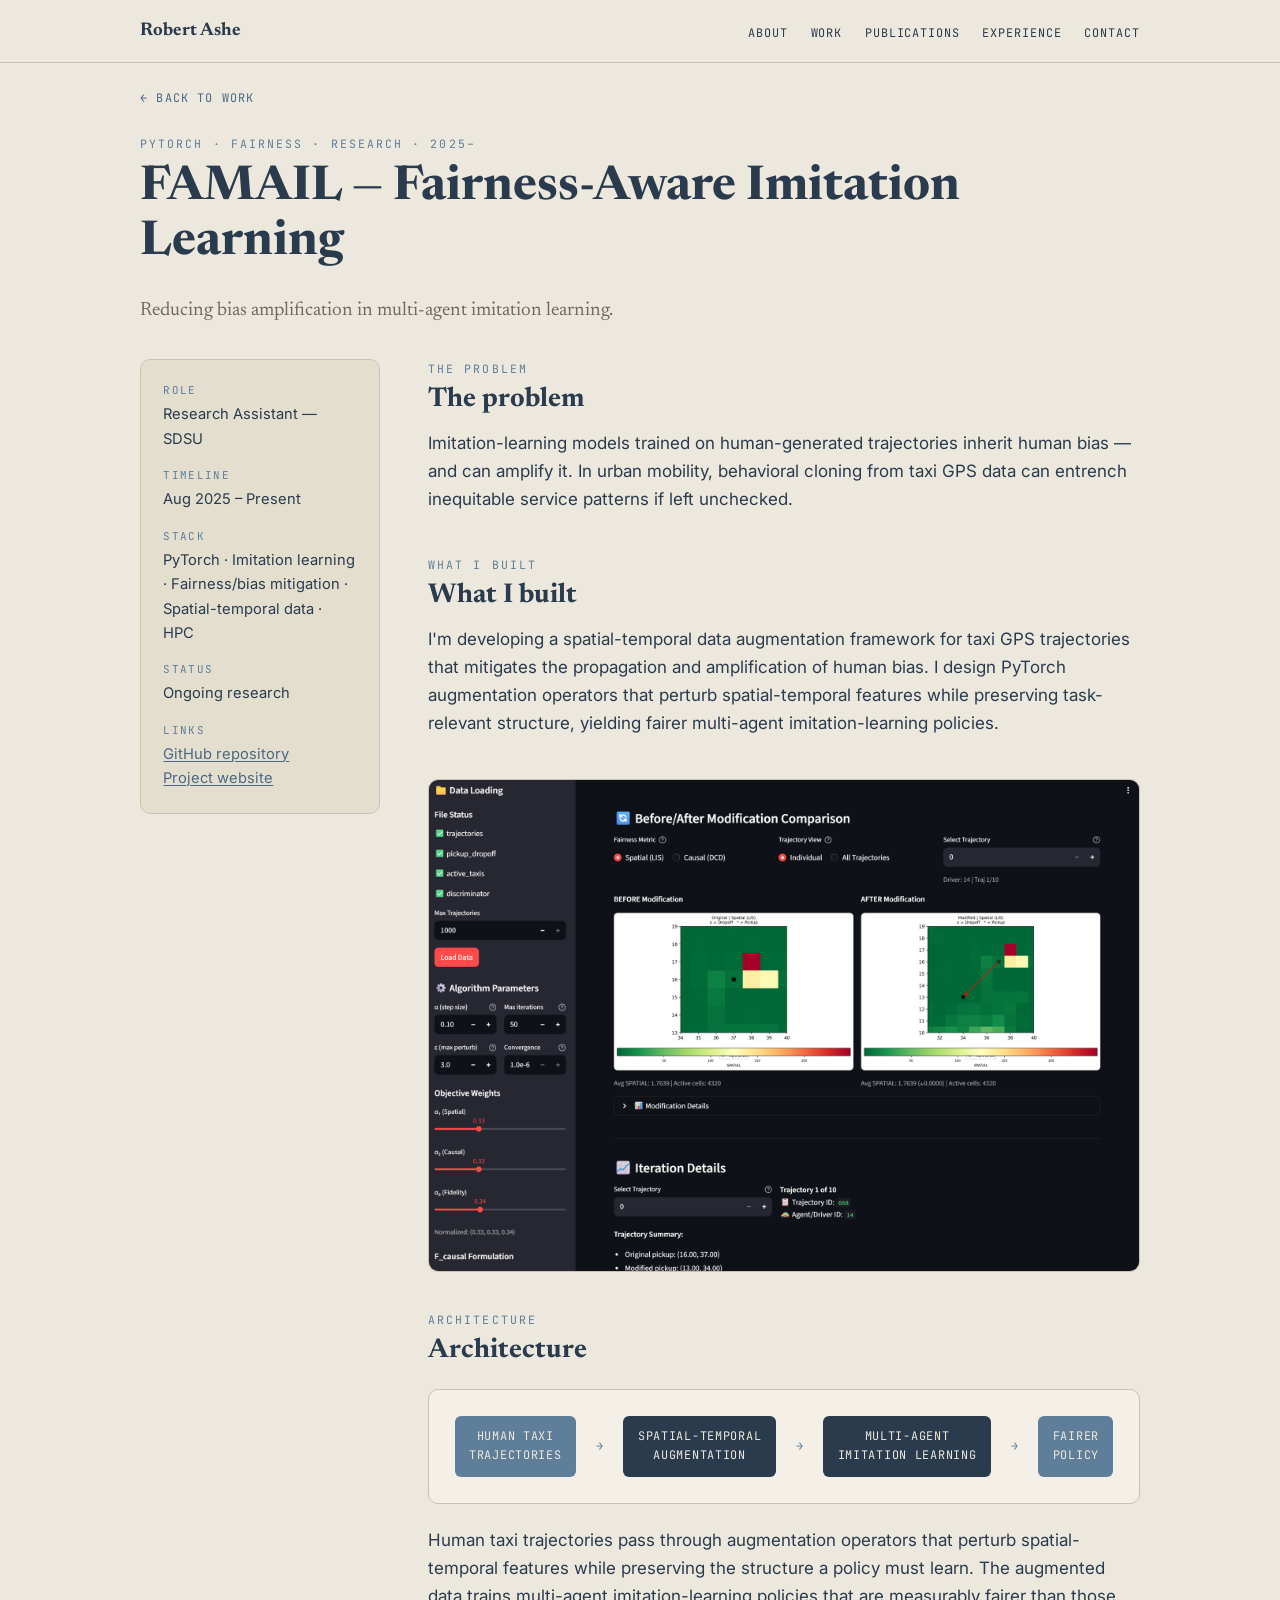
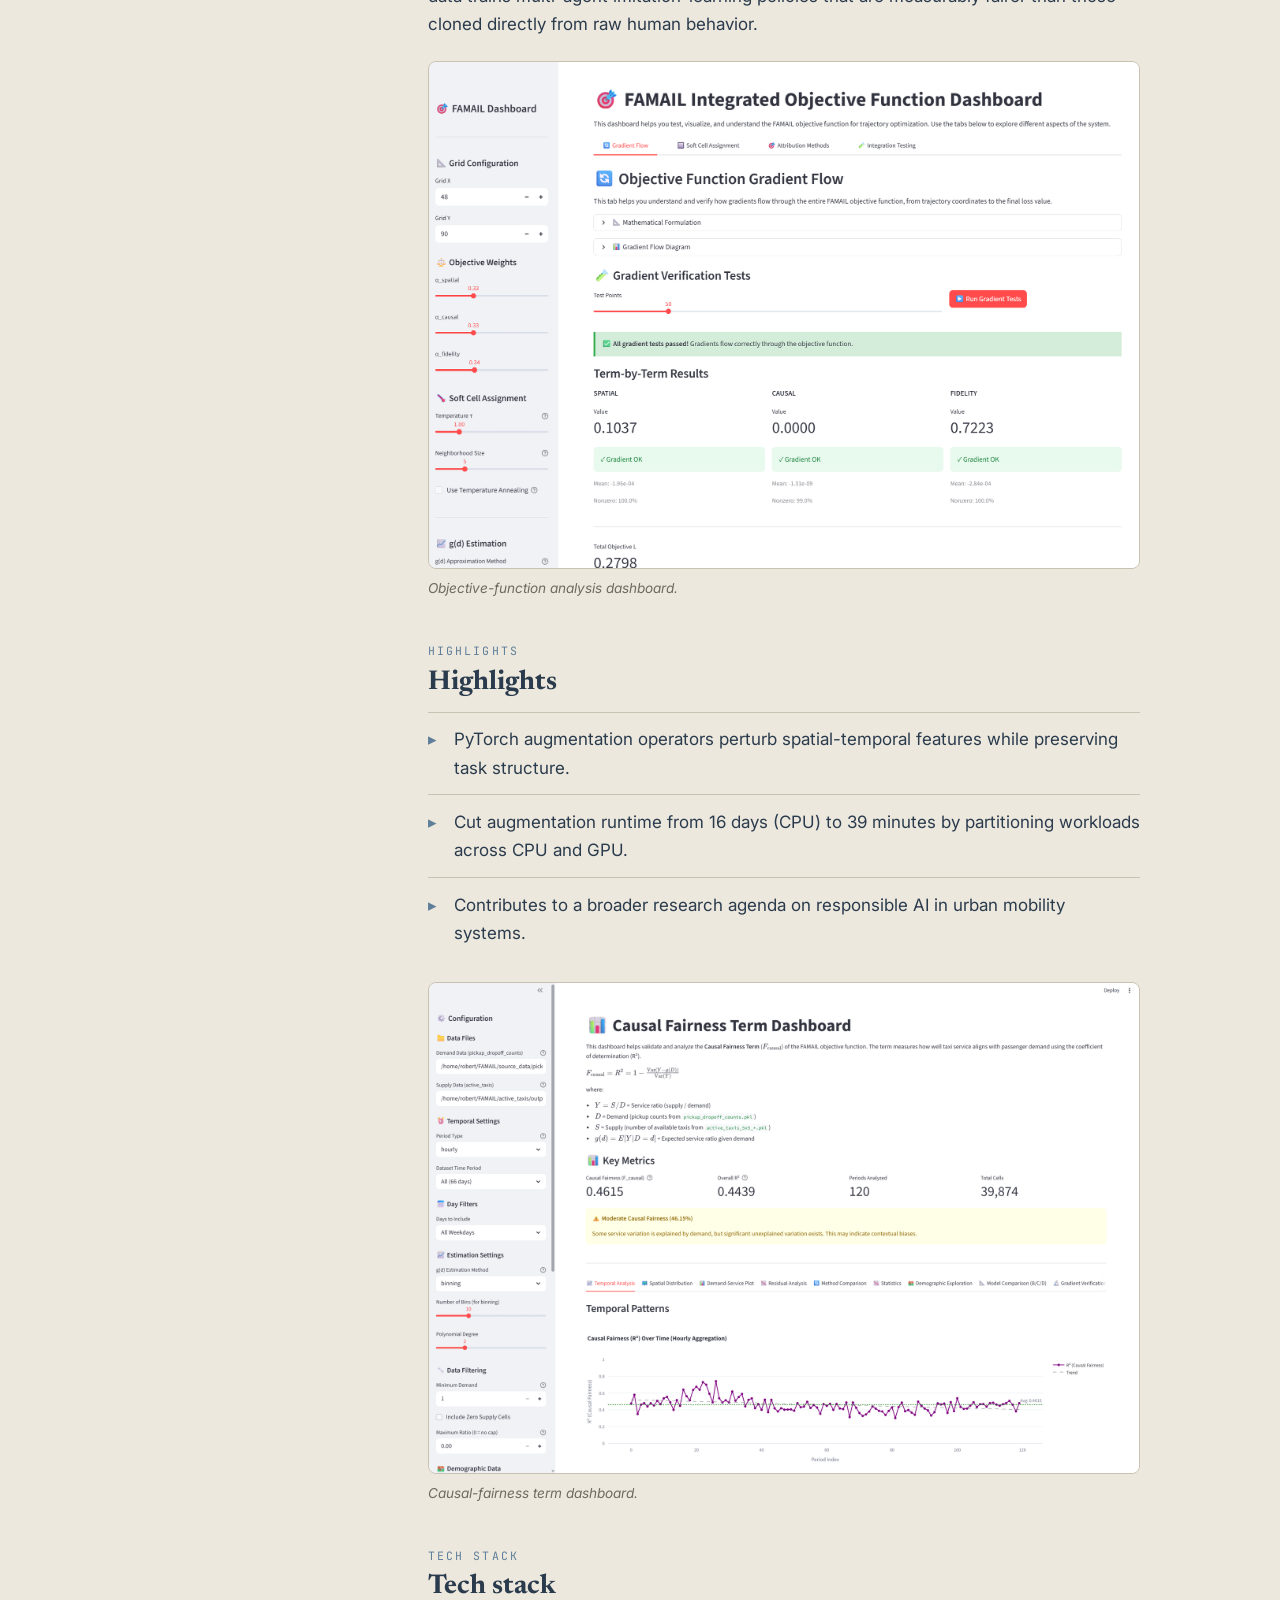
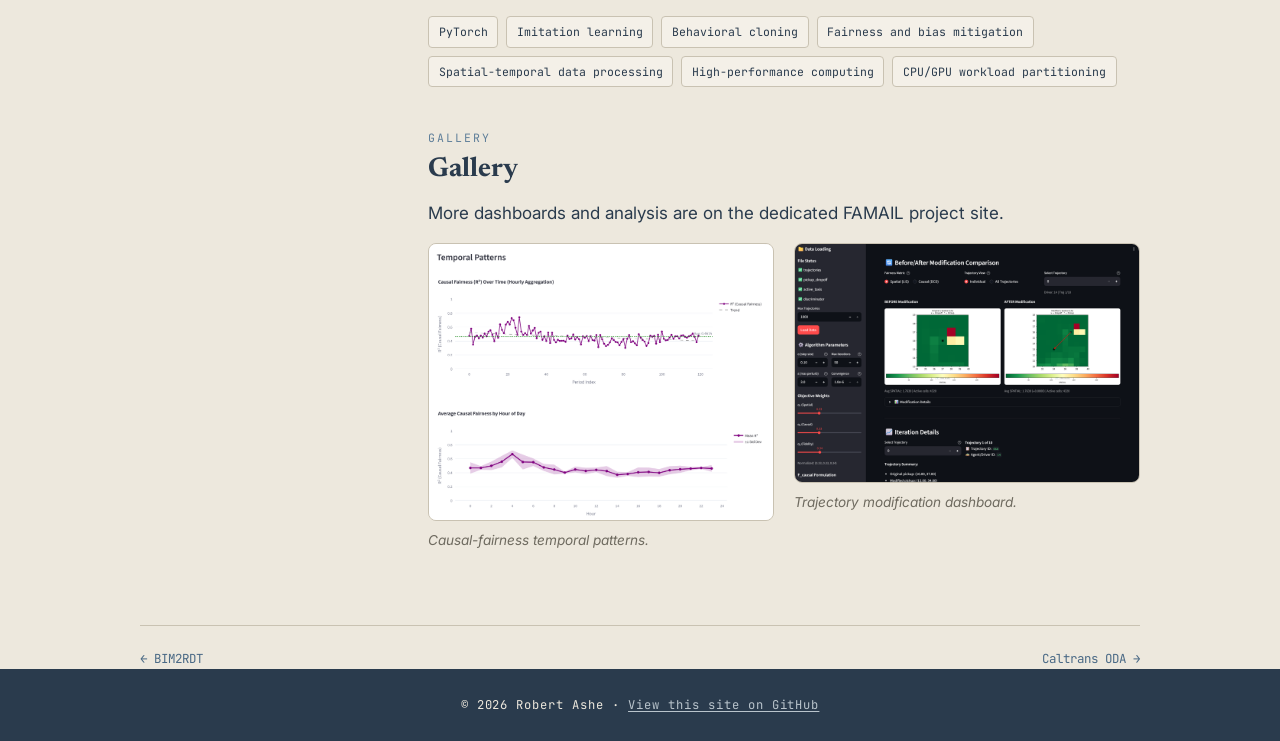
<file: projects/famail.html>
<!DOCTYPE html>
<html lang="en">
<head>
  <meta charset="UTF-8">
  <meta name="viewport" content="width=device-width, initial-scale=1.0">
  <title>FAMAIL — Fairness-Aware Imitation Learning — Robert Ashe</title>
  <meta name="description" content="FAMAIL — a spatial-temporal data augmentation framework reducing bias amplification in multi-agent imitation learning, by Robert Ashe.">
  <meta property="og:title" content="FAMAIL — Fairness-Aware Imitation Learning — Robert Ashe">
  <meta property="og:description" content="Reducing bias amplification in multi-agent imitation learning.">
  <meta property="og:type" content="article">
  <meta name="twitter:card" content="summary">
  <link rel="icon" type="image/svg+xml" href="../assets/favicon.svg">
  <link rel="preconnect" href="https://fonts.googleapis.com">
  <link rel="preconnect" href="https://fonts.gstatic.com" crossorigin>
  <link href="https://fonts.googleapis.com/css2?family=Newsreader:ital,opsz,wght@0,6..72,400;0,6..72,700;1,6..72,400&family=Inter:wght@400;500;600&family=JetBrains+Mono:wght@400;600&display=swap" rel="stylesheet">
  <link rel="stylesheet" href="../css/styles.css">
</head>
<body id="top">
  <nav class="site-nav" aria-label="Primary">
    <div class="wrap">
      <a class="brand" href="../index.html">Robert Ashe</a>
      <button class="nav-toggle" type="button" aria-label="Toggle menu" aria-expanded="false">MENU</button>
      <ul class="nav-links">
        <li><a href="../index.html#about">About</a></li>
        <li><a href="../index.html#featured-work">Work</a></li>
        <li><a href="../index.html#publications">Publications</a></li>
        <li><a href="../index.html#experience">Experience</a></li>
        <li><a href="../index.html#contact">Contact</a></li>
      </ul>
    </div>
  </nav>

  <!--
  Section navigation — scroll-spy. To try a different visual style,
  swap the modifier class on the <nav> below:
    section-nav--labels  — always-visible text labels (default)
    section-nav--dots    — minimal dots; label appears on hover / current
    section-nav--rail    — tick lines; label appears on hover / current
-->
<nav class="section-nav section-nav--labels" aria-label="Section navigation">
  <ul>
    <li><a href="#problem"><span class="marker" aria-hidden="true"></span><span class="label-text">Problem</span></a></li>
    <li><a href="#what-i-built"><span class="marker" aria-hidden="true"></span><span class="label-text">What I Built</span></a></li>
    <li><a href="#architecture"><span class="marker" aria-hidden="true"></span><span class="label-text">Architecture</span></a></li>
    <li><a href="#highlights"><span class="marker" aria-hidden="true"></span><span class="label-text">Highlights</span></a></li>
    <li><a href="#tech-stack"><span class="marker" aria-hidden="true"></span><span class="label-text">Tech Stack</span></a></li>
    <li><a href="#gallery"><span class="marker" aria-hidden="true"></span><span class="label-text">Gallery</span></a></li>
  </ul>
</nav>

  <main class="wrap">
    <a class="crumb" href="../index.html#featured-work">← Back to Work</a>

    <header class="detail-header">
      <span class="label">PyTorch · Fairness · Research · 2025–</span>
      <h1>FAMAIL — Fairness-Aware Imitation Learning</h1>
      <p class="tagline">Reducing bias amplification in multi-agent imitation learning.</p>
    </header>

    <div class="detail-layout">
      <aside class="detail-sidebar">
        <dl>
          <dt>Role</dt><dd>Research Assistant — SDSU</dd>
          <dt>Timeline</dt><dd>Aug 2025 – Present</dd>
          <dt>Stack</dt><dd>PyTorch · Imitation learning · Fairness/bias mitigation · Spatial-temporal data · HPC</dd>
          <dt>Status</dt><dd>Ongoing research</dd>
          <dt>Links</dt>
          <dd>
            <a href="https://github.com/nthPerson/FAMAIL" target="_blank" rel="noopener">GitHub repository</a>
            <a href="https://nthperson.github.io/FAMAIL/" target="_blank" rel="noopener">Project website</a>
          </dd>
        </dl>
      </aside>
      <div class="detail-main">
        <section id="problem">
          <span class="label">The Problem</span>
          <h2>The problem</h2>
          <p>Imitation-learning models trained on human-generated trajectories inherit human bias — and can amplify it. In urban mobility, behavioral cloning from taxi GPS data can entrench inequitable service patterns if left unchecked.</p>
        </section>

        <section id="what-i-built">
          <span class="label">What I Built</span>
          <h2>What I built</h2>
          <p>I'm developing a spatial-temporal data augmentation framework for taxi GPS trajectories that mitigates the propagation and amplification of human bias. I design PyTorch augmentation operators that perturb spatial-temporal features while preserving task-relevant structure, yielding fairer multi-agent imitation-learning policies.</p>
        </section>

        <div class="detail-hero">
          <img src="../assets/img/famail-trajectory.png" alt="FAMAIL trajectory modification dashboard with two heatmaps">
        </div>

        <section id="architecture">
          <span class="label">Architecture</span>
          <h2>Architecture</h2>
          <div class="diagram">
            <div class="diagram-flow" role="img" aria-label="FAMAIL augmentation pipeline: human taxi trajectories pass through spatial-temporal augmentation operators into a fairer imitation-learning policy.">
              <span class="diagram-node is-accent">Human taxi<br>trajectories</span>
              <span class="diagram-arrow">→</span>
              <span class="diagram-node is-ink">Spatial-temporal<br>augmentation</span>
              <span class="diagram-arrow">→</span>
              <span class="diagram-node is-ink">Multi-agent<br>imitation learning</span>
              <span class="diagram-arrow">→</span>
              <span class="diagram-node is-accent">Fairer<br>policy</span>
            </div>
          </div>
          <p>Human taxi trajectories pass through augmentation operators that perturb spatial-temporal features while preserving the structure a policy must learn. The augmented data trains multi-agent imitation-learning policies that are measurably fairer than those cloned directly from raw human behavior.</p>
          <figure>
            <img src="../assets/img/famail-objective-function.png" alt="FAMAIL objective-function analysis dashboard">
            <figcaption>Objective-function analysis dashboard.</figcaption>
          </figure>
        </section>

        <section id="highlights">
          <span class="label">Highlights</span>
          <h2>Highlights</h2>
          <ul class="highlights">
            <li>PyTorch augmentation operators perturb spatial-temporal features while preserving task structure.</li>
            <li>Cut augmentation runtime from 16 days (CPU) to 39 minutes by partitioning workloads across CPU and GPU.</li>
            <li>Contributes to a broader research agenda on responsible AI in urban mobility systems.</li>
          </ul>
          <figure>
            <img src="../assets/img/famail-causal-fairness.png" alt="FAMAIL causal-fairness term dashboard">
            <figcaption>Causal-fairness term dashboard.</figcaption>
          </figure>
        </section>

        <section id="tech-stack">
          <span class="label">Tech Stack</span>
          <h2>Tech stack</h2>
          <ul class="skill-tags">
            <li>PyTorch</li>
            <li>Imitation learning</li>
            <li>Behavioral cloning</li>
            <li>Fairness and bias mitigation</li>
            <li>Spatial-temporal data processing</li>
            <li>High-performance computing</li>
            <li>CPU/GPU workload partitioning</li>
          </ul>
        </section>

        <section id="gallery">
          <span class="label">Gallery</span>
          <h2>Gallery</h2>
          <p>More dashboards and analysis are on the dedicated FAMAIL project site.</p>
          <div class="gallery">
            <figure><img src="../assets/img/famail-temporal-patterns.png" alt="FAMAIL causal-fairness temporal patterns line graphs"><figcaption>Causal-fairness temporal patterns.</figcaption></figure>
            <figure><img src="../assets/img/famail-trajectory.png" alt="FAMAIL trajectory modification dashboard"><figcaption>Trajectory modification dashboard.</figcaption></figure>
          </div>
        </section>
      </div>
    </div>

    <nav class="prevnext" aria-label="Project pages">
      <a href="bim2rdt.html">← BIM2RDT</a>
      <a href="caltrans-oda.html">Caltrans ODA →</a>
    </nav>
  </main>

  <footer class="site-footer">
    <div class="wrap">
      © 2026 Robert Ashe ·
      <a href="https://github.com/nthPerson/Project-Portfolio" target="_blank" rel="noopener">View this site on GitHub</a>
    </div>
  </footer>
  <script src="../js/main.js"></script>
</body>
</html>
</file>
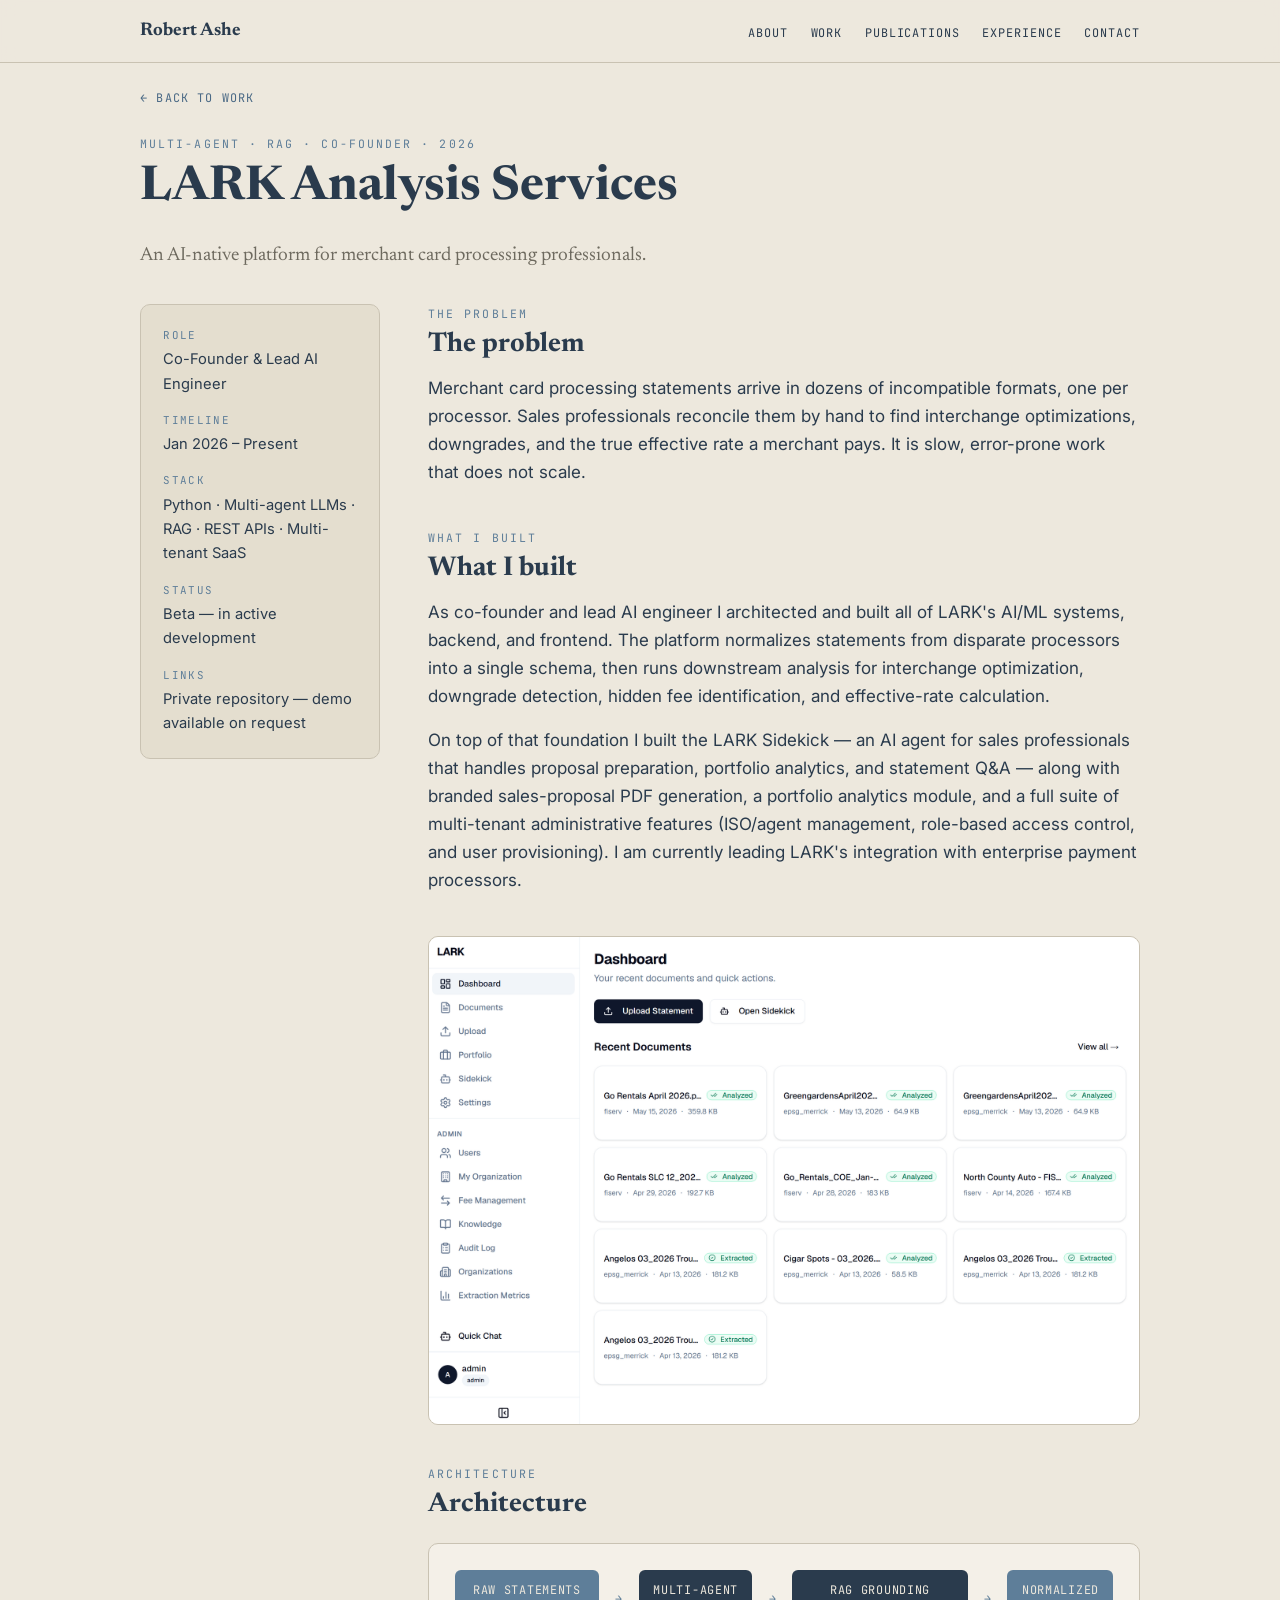
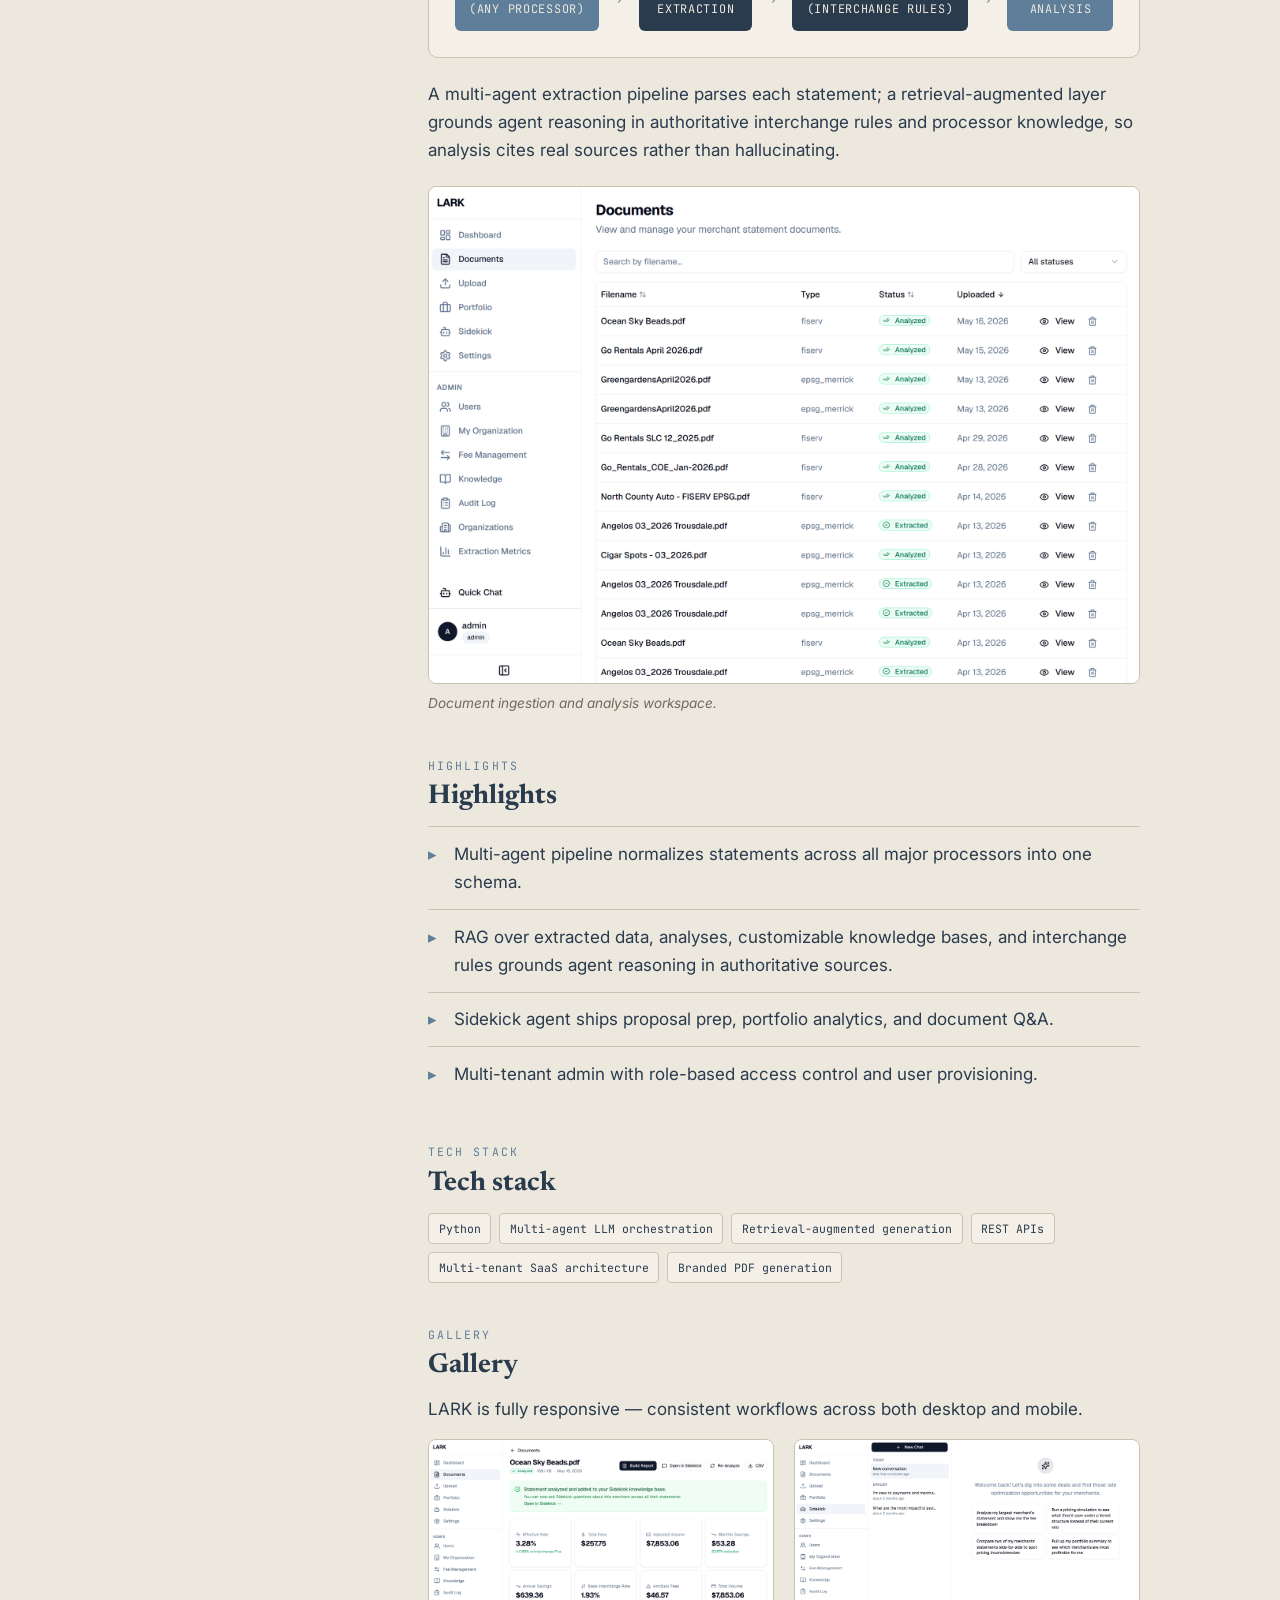
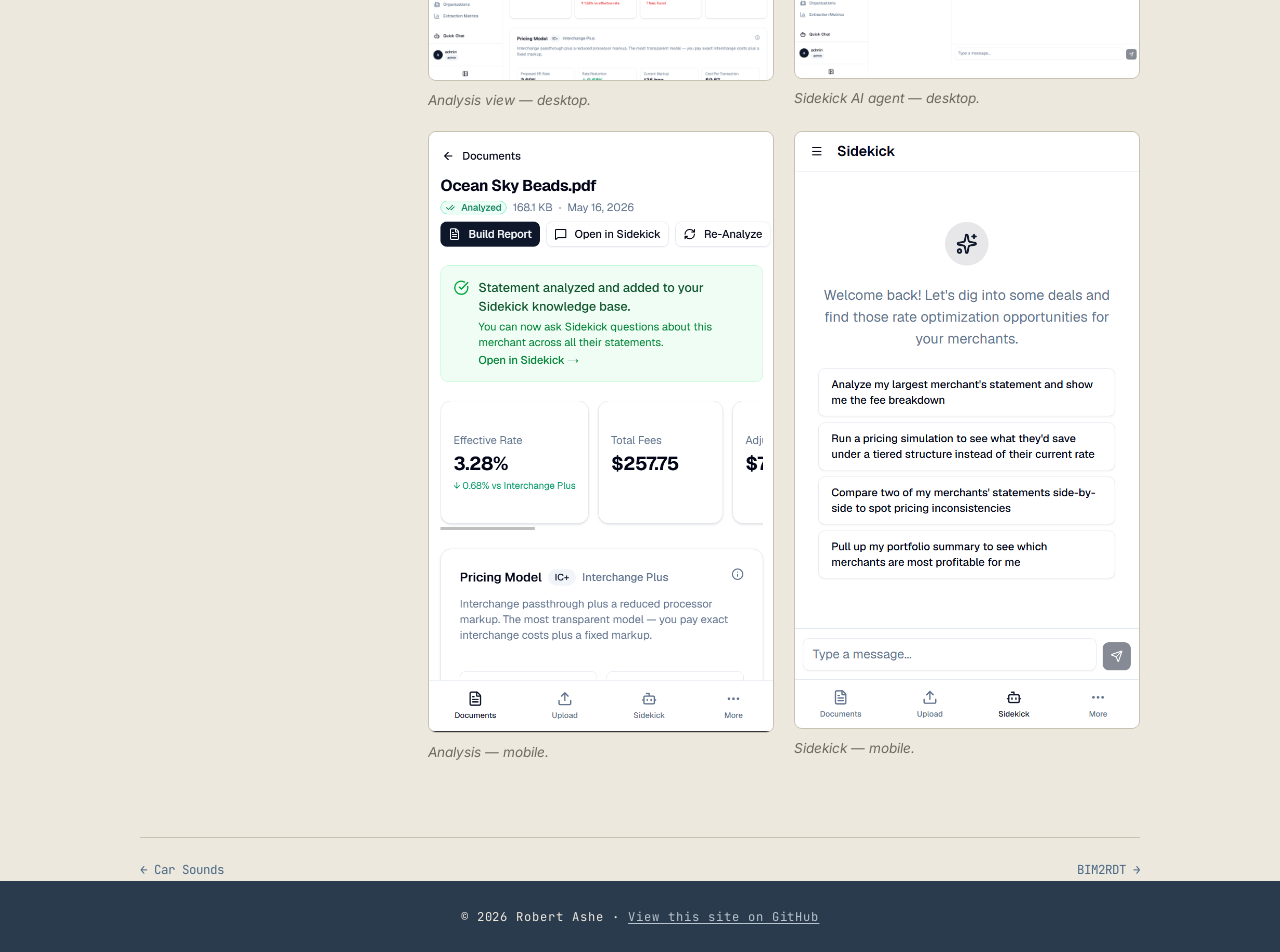
<file: projects/lark.html>
<!DOCTYPE html>
<html lang="en">
<head>
  <meta charset="UTF-8">
  <meta name="viewport" content="width=device-width, initial-scale=1.0">
  <title>LARK Analysis Services — Robert Ashe</title>
  <meta name="description" content="LARK — an AI-native, multi-agent document-ingestion and RAG platform for merchant card processing, architected by Robert Ashe.">
  <meta property="og:title" content="LARK Analysis Services — Robert Ashe">
  <meta property="og:description" content="An AI-native, multi-agent document-ingestion and RAG platform for merchant card processing.">
  <meta property="og:type" content="article">
  <meta name="twitter:card" content="summary">
  <link rel="icon" type="image/svg+xml" href="../assets/favicon.svg">
  <link rel="preconnect" href="https://fonts.googleapis.com">
  <link rel="preconnect" href="https://fonts.gstatic.com" crossorigin>
  <link href="https://fonts.googleapis.com/css2?family=Newsreader:ital,opsz,wght@0,6..72,400;0,6..72,700;1,6..72,400&family=Inter:wght@400;500;600&family=JetBrains+Mono:wght@400;600&display=swap" rel="stylesheet">
  <link rel="stylesheet" href="../css/styles.css">
</head>
<body id="top">
  <nav class="site-nav" aria-label="Primary">
    <div class="wrap">
      <a class="brand" href="../index.html">Robert Ashe</a>
      <button class="nav-toggle" type="button" aria-label="Toggle menu" aria-expanded="false">MENU</button>
      <ul class="nav-links">
        <li><a href="../index.html#about">About</a></li>
        <li><a href="../index.html#featured-work">Work</a></li>
        <li><a href="../index.html#publications">Publications</a></li>
        <li><a href="../index.html#experience">Experience</a></li>
        <li><a href="../index.html#contact">Contact</a></li>
      </ul>
    </div>
  </nav>

  <!--
  Section navigation — scroll-spy. To try a different visual style,
  swap the modifier class on the <nav> below:
    section-nav--labels  — always-visible text labels (default)
    section-nav--dots    — minimal dots; label appears on hover / current
    section-nav--rail    — tick lines; label appears on hover / current
-->
<nav class="section-nav section-nav--labels" aria-label="Section navigation">
  <ul>
    <li><a href="#problem"><span class="marker" aria-hidden="true"></span><span class="label-text">Problem</span></a></li>
    <li><a href="#what-i-built"><span class="marker" aria-hidden="true"></span><span class="label-text">What I Built</span></a></li>
    <li><a href="#architecture"><span class="marker" aria-hidden="true"></span><span class="label-text">Architecture</span></a></li>
    <li><a href="#highlights"><span class="marker" aria-hidden="true"></span><span class="label-text">Highlights</span></a></li>
    <li><a href="#tech-stack"><span class="marker" aria-hidden="true"></span><span class="label-text">Tech Stack</span></a></li>
    <li><a href="#gallery"><span class="marker" aria-hidden="true"></span><span class="label-text">Gallery</span></a></li>
  </ul>
</nav>

  <main class="wrap">
    <a class="crumb" href="../index.html#featured-work">← Back to Work</a>

    <header class="detail-header">
      <span class="label">Multi-Agent · RAG · Co-Founder · 2026</span>
      <h1>LARK Analysis Services</h1>
      <p class="tagline">An AI-native platform for merchant card processing professionals.</p>
    </header>

    <div class="detail-layout">
      <aside class="detail-sidebar">
        <dl>
          <dt>Role</dt><dd>Co-Founder &amp; Lead AI Engineer</dd>
          <dt>Timeline</dt><dd>Jan 2026 – Present</dd>
          <dt>Stack</dt><dd>Python · Multi-agent LLMs · RAG · REST APIs · Multi-tenant SaaS</dd>
          <dt>Status</dt><dd>Beta — in active development</dd>
          <dt>Links</dt><dd>Private repository — demo available on request</dd>
        </dl>
      </aside>
      <div class="detail-main">
        <section id="problem">
          <span class="label">The Problem</span>
          <h2>The problem</h2>
          <p>Merchant card processing statements arrive in dozens of incompatible formats, one per processor. Sales professionals reconcile them by hand to find interchange optimizations, downgrades, and the true effective rate a merchant pays. It is slow, error-prone work that does not scale.</p>
        </section>

        <section id="what-i-built">
          <span class="label">What I Built</span>
          <h2>What I built</h2>
          <p>As co-founder and lead AI engineer I architected and built all of LARK's AI/ML systems, backend, and frontend. The platform normalizes statements from disparate processors into a single schema, then runs downstream analysis for interchange optimization, downgrade detection, hidden fee identification, and effective-rate calculation.</p>
          <p>On top of that foundation I built the LARK Sidekick — an AI agent for sales professionals that handles proposal preparation, portfolio analytics, and statement Q&amp;A — along with branded sales-proposal PDF generation, a portfolio analytics module, and a full suite of multi-tenant administrative features (ISO/agent management, role-based access control, and user provisioning). I am currently leading LARK's integration with enterprise payment processors.</p>
        </section>

        <div class="detail-hero">
          <img src="../assets/img/lark-homepage.png" alt="LARK platform dashboard">
        </div>

        <section id="architecture">
          <span class="label">Architecture</span>
          <h2>Architecture</h2>
          <div class="diagram">
            <div class="diagram-flow" role="img" aria-label="LARK architecture: statements flow through a multi-agent ingestion pipeline and a RAG layer into normalized analysis.">
              <span class="diagram-node is-accent">Raw statements<br>(any processor)</span>
              <span class="diagram-arrow">→</span>
              <span class="diagram-node is-ink">Multi-agent<br>extraction</span>
              <span class="diagram-arrow">→</span>
              <span class="diagram-node is-ink">RAG grounding<br>(interchange rules)</span>
              <span class="diagram-arrow">→</span>
              <span class="diagram-node is-accent">Normalized<br>analysis</span>
            </div>
          </div>
          <p>A multi-agent extraction pipeline parses each statement; a retrieval-augmented layer grounds agent reasoning in authoritative interchange rules and processor knowledge, so analysis cites real sources rather than hallucinating.</p>
          <figure>
            <img src="../assets/img/lark-documents.png" alt="LARK document ingestion and analysis workspace">
            <figcaption>Document ingestion and analysis workspace.</figcaption>
          </figure>
        </section>

        <section id="highlights">
          <span class="label">Highlights</span>
          <h2>Highlights</h2>
          <ul class="highlights">
            <li>Multi-agent pipeline normalizes statements across all major processors into one schema.</li>
            <li>RAG over extracted data, analyses, customizable knowledge bases, and interchange rules grounds agent reasoning in authoritative sources.</li>
            <li>Sidekick agent ships proposal prep, portfolio analytics, and document Q&amp;A.</li>
            <li>Multi-tenant admin with role-based access control and user provisioning.</li>
          </ul>
        </section>

        <section id="tech-stack">
          <span class="label">Tech Stack</span>
          <h2>Tech stack</h2>
          <ul class="skill-tags">
            <li>Python</li>
            <li>Multi-agent LLM orchestration</li>
            <li>Retrieval-augmented generation</li>
            <li>REST APIs</li>
            <li>Multi-tenant SaaS architecture</li>
            <li>Branded PDF generation</li>
          </ul>
        </section>

        <section id="gallery">
          <span class="label">Gallery</span>
          <h2>Gallery</h2>
          <p>LARK is fully responsive — consistent workflows across both desktop and mobile.</p>
          <div class="gallery">
            <figure><img src="../assets/img/lark-analysis-desktop.png" alt="LARK analysis view on desktop"><figcaption>Analysis view — desktop.</figcaption></figure>
            <figure><img src="../assets/img/lark-sidekick-desktop.png" alt="LARK Sidekick AI agent on desktop"><figcaption>Sidekick AI agent — desktop.</figcaption></figure>
            <figure><img src="../assets/img/lark-analysis-mobile.png" alt="LARK analysis view on mobile"><figcaption>Analysis — mobile.</figcaption></figure>
            <figure><img src="../assets/img/lark-sidekick-mobile.png" alt="LARK Sidekick on mobile"><figcaption>Sidekick — mobile.</figcaption></figure>
          </div>
        </section>
      </div>
    </div>

    <nav class="prevnext" aria-label="Project pages">
      <a href="car-sounds.html">← Car Sounds</a>
      <a href="bim2rdt.html">BIM2RDT →</a>
    </nav>
  </main>

  <footer class="site-footer">
    <div class="wrap">
      © 2026 Robert Ashe ·
      <a href="https://github.com/nthPerson/Project-Portfolio" target="_blank" rel="noopener">View this site on GitHub</a>
    </div>
  </footer>
  <script src="../js/main.js"></script>
</body>
</html>
</file>
<file: css/styles.css>
/* ===== Robert Ashe — Portfolio styles ===== */
/* Fonts loaded via <link> in each page's <head>. */

:root {
  /* Palette — "Parchment" */
  --paper: #EDE8DD;
  --ink: #2A3B4D;
  --accent: #5E7E99;
  --accent-dark: #4A6985;
  --pale: #B9C4CC;
  --muted: #6E6A5F;
  --card: #F4F0E8;
  --sidebar-bg: #E4DECF;
  --border: #C9C2B2;
  --circle-bg: #DCD5C6;

  /* Typography */
  --font-serif: 'Newsreader', Georgia, 'Times New Roman', serif;
  --font-sans: 'Inter', -apple-system, BlinkMacSystemFont, Arial, sans-serif;
  --font-mono: 'JetBrains Mono', 'SFMono-Regular', Consolas, monospace;

  /* Layout */
  --maxw: 1080px;
  --pad: clamp(1.1rem, 4vw, 2.5rem);
  --radius: 10px;
}

*, *::before, *::after { box-sizing: border-box; }

html { scroll-behavior: smooth; }

body {
  margin: 0;
  background: var(--paper);
  color: var(--ink);
  font-family: var(--font-sans);
  font-size: 17px;
  line-height: 1.65;
  -webkit-font-smoothing: antialiased;
}

h1, h2, h3, h4 {
  font-family: var(--font-serif);
  font-weight: 700;
  line-height: 1.15;
  margin: 0 0 0.5em;
}
h1 { font-size: clamp(2.4rem, 6vw, 3.6rem); }
h2 { font-size: clamp(1.8rem, 4vw, 2.5rem); }
h3 { font-size: 1.4rem; }

p { margin: 0 0 1rem; }

a { color: var(--accent-dark); text-decoration-thickness: 1px; text-underline-offset: 2px; }
a:hover { color: var(--ink); }

img { max-width: 100%; height: auto; display: block; }

/* Monospace technical label */
.label {
  font-family: var(--font-mono);
  font-size: 0.72rem;
  letter-spacing: 0.18em;
  text-transform: uppercase;
  color: var(--accent);
}

/* Layout helpers */
.wrap { max-width: var(--maxw); margin: 0 auto; padding: 0 var(--pad); }
.section { padding: clamp(3rem, 8vw, 5.5rem) 0; }
.section + .section { border-top: 1px solid var(--border); }

.section-head { margin-bottom: 2.5rem; }
.section-head .label { display: block; margin-bottom: 0.4rem; }

/* Visible focus for keyboard users */
a:focus-visible, button:focus-visible {
  outline: 3px solid var(--accent);
  outline-offset: 2px;
}

/* Scroll-reveal — JS adds .is-visible */
.reveal { opacity: 0; transform: translateY(16px); transition: opacity .6s ease, transform .6s ease; }
.reveal.is-visible { opacity: 1; transform: none; }
@media (prefers-reduced-motion: reduce) {
  .reveal { opacity: 1; transform: none; transition: none; }
  html { scroll-behavior: auto; }
}

/* ===== Site navigation ===== */
.site-nav {
  position: sticky; top: 0; z-index: 50;
  background: rgba(237, 232, 221, 0.92);
  backdrop-filter: blur(8px);
  border-bottom: 1px solid var(--border);
}
.site-nav .wrap {
  display: flex; align-items: center; justify-content: space-between;
  height: 62px;
}
.site-nav .brand {
  font-family: var(--font-serif); font-weight: 700; font-size: 1.15rem;
  color: var(--ink); text-decoration: none;
}
.nav-links { display: flex; gap: 1.4rem; align-items: center; list-style: none; margin: 0; padding: 0; }
.nav-links a {
  font-family: var(--font-mono); font-size: 0.74rem; letter-spacing: 0.08em;
  text-transform: uppercase; color: var(--ink); text-decoration: none;
}
.nav-links a:hover { color: var(--accent-dark); }
.nav-toggle {
  display: none; background: none; border: 1px solid var(--border);
  border-radius: 6px; padding: 0.4rem 0.6rem; cursor: pointer;
  font-family: var(--font-mono); color: var(--ink);
}

/* ===== Buttons ===== */
.btn {
  display: inline-block; font-family: var(--font-sans); font-size: 0.95rem;
  font-weight: 600; padding: 0.7rem 1.4rem; border-radius: 6px;
  text-decoration: none; cursor: pointer; transition: background .2s, color .2s;
}
.btn-solid { background: var(--ink); color: var(--paper); border: 1px solid var(--ink); }
.btn-solid:hover { background: var(--accent-dark); border-color: var(--accent-dark); color: #fff; }
.btn-outline { background: transparent; color: var(--ink); border: 1px solid var(--ink); }
.btn-outline:hover { background: var(--ink); color: var(--paper); }

/* ===== Hero (centered) ===== */
.hero { text-align: center; padding: clamp(3rem, 9vw, 6rem) 0 clamp(2.5rem, 6vw, 4rem); }
.hero-photo {
  width: 250px; height: 250px; border-radius: 50%; object-fit: cover;
  margin: 0 auto 1.6rem; background: var(--circle-bg);
  border: 3px solid var(--accent);
}
.hero h1 { margin-bottom: 0.3rem; }
.hero .role { display: block; margin-bottom: 1rem; }
.hero .intro {
  font-family: var(--font-serif); font-size: clamp(1.05rem, 2.2vw, 1.3rem);
  color: var(--muted); max-width: 38ch; margin: 0 auto 1.6rem;
}
.hero-actions { display: flex; gap: 0.8rem; justify-content: center; flex-wrap: wrap; margin-bottom: 1.4rem; }
.hero-links { display: flex; gap: 1.2rem; justify-content: center; flex-wrap: wrap; }
.hero-links a {
  font-family: var(--font-mono); font-size: 0.78rem; letter-spacing: 0.05em;
  color: var(--accent-dark); text-decoration: none;
}
.hero-links a:hover { color: var(--ink); text-decoration: underline; }
.hero .location { font-family: var(--font-mono); font-size: 0.72rem; letter-spacing: 0.15em;
  text-transform: uppercase; color: var(--muted); margin-top: 1.2rem; }

/* ===== About ===== */
/* Text spans the full content width; the photo stays at a smaller, centered fixed size. */
.about-text p { text-align: justify; }
.about-text p:last-child { margin-bottom: 0; }
.about-photo { border-radius: var(--radius); border: 1px solid var(--border); margin: 1.6rem auto; max-width: 680px; }

/* ===== Featured Work — alternating rows ===== */
.feature-row {
  display: grid; grid-template-columns: 1fr 1fr; gap: 2.5rem;
  align-items: center; margin-bottom: 3.5rem;
}
.feature-row:last-child { margin-bottom: 0; }
.feature-row:nth-child(even) .feature-visual { order: 2; }
.feature-visual {
  border-radius: var(--radius); overflow: hidden; border: 1px solid var(--border);
  background: var(--card); aspect-ratio: 3 / 2;
}
.feature-visual img { width: 100%; height: 100%; object-fit: cover; }
.feature-row .label { display: block; margin-bottom: 0.5rem; }
.feature-row h3 { font-size: 1.6rem; margin-bottom: 0.5rem; }
.feature-row p { color: var(--muted); margin-bottom: 0.8rem; }
.feature-link {
  font-family: var(--font-mono); font-size: 0.78rem; letter-spacing: 0.06em;
  text-transform: uppercase; color: var(--accent-dark); text-decoration: none; font-weight: 600;
}
.feature-link:hover { color: var(--ink); }

/* On-brand fallback title card (used when an image is missing) */
.titlecard {
  width: 100%; height: 100%; display: flex; align-items: center; justify-content: center;
  background: var(--accent); color: var(--paper);
  font-family: var(--font-mono); font-size: 1rem; letter-spacing: 0.12em;
  text-transform: uppercase; text-align: center; padding: 1rem;
}

/* ===== Publications ===== */
.pub-list { list-style: none; margin: 0; padding: 0; }
.pub-list li { padding: 1.2rem 0; border-top: 1px solid var(--border); }
.pub-list li:last-child { border-bottom: 1px solid var(--border); }
.pub-list .pub-title { font-family: var(--font-serif); font-size: 1.2rem; font-weight: 700; }
.pub-list .pub-meta { color: var(--muted); font-size: 0.95rem; }

/* ===== Experience timeline ===== */
.timeline { list-style: none; margin: 0; padding: 0; }
.timeline li {
  display: grid; grid-template-columns: 200px 1fr; gap: 1.5rem;
  padding: 1.3rem 0; border-top: 1px solid var(--border);
}
.timeline li:last-child { border-bottom: 1px solid var(--border); }
.timeline .when { font-family: var(--font-mono); font-size: 0.78rem; color: var(--accent); padding-top: 0.2rem; }
.timeline .role-title { font-family: var(--font-serif); font-size: 1.15rem; font-weight: 700; }
.timeline .org { color: var(--muted); font-size: 0.95rem; margin-bottom: 0.3rem; }

/* ===== More Projects ===== */
.more-projects { display: grid; grid-template-columns: repeat(2, 1fr); gap: 0.6rem 2rem; list-style: none; margin: 0; padding: 0; }
.more-projects a {
  display: flex; justify-content: space-between; gap: 1rem;
  padding: 0.8rem 0; border-bottom: 1px solid var(--border);
  text-decoration: none; color: var(--ink);
}
.more-projects a:hover { color: var(--accent-dark); }
.more-projects .mp-name { font-family: var(--font-serif); font-weight: 700; }
.more-projects .mp-tag { font-family: var(--font-mono); font-size: 0.7rem; color: var(--accent); align-self: center; }

/* ===== Contact + footer ===== */
.contact-links { display: flex; gap: 1.6rem; flex-wrap: wrap; font-family: var(--font-mono); font-size: 0.85rem; }
.site-footer {
  background: var(--ink); color: var(--paper); text-align: center;
  padding: 1.6rem 0; font-family: var(--font-mono); font-size: 0.76rem; letter-spacing: 0.08em;
}
.site-footer a { color: var(--pale); }

/* ===== Detail (case study) pages ===== */
.crumb {
  font-family: var(--font-mono); font-size: 0.74rem; letter-spacing: 0.1em;
  text-transform: uppercase; color: var(--accent-dark); text-decoration: none;
  display: inline-block; margin: 1.6rem 0;
}
.crumb:hover { color: var(--ink); }

.detail-header { margin-bottom: 2rem; }
.detail-header .label { display: block; margin-bottom: 0.5rem; }
.detail-header h1 { font-size: clamp(2rem, 5vw, 3rem); }
.detail-header .tagline { font-family: var(--font-serif); font-size: 1.2rem; color: var(--muted); }

.detail-layout { display: grid; grid-template-columns: 240px 1fr; gap: 3rem; align-items: start; }

.detail-sidebar {
  position: sticky; top: 86px;
  background: var(--sidebar-bg); border: 1px solid var(--border);
  border-radius: var(--radius); padding: 1.4rem;
}
.detail-sidebar dl { margin: 0; }
.detail-sidebar dt {
  font-family: var(--font-mono); font-size: 0.68rem; letter-spacing: 0.12em;
  text-transform: uppercase; color: var(--accent); margin-top: 1rem;
}
.detail-sidebar dt:first-child { margin-top: 0; }
.detail-sidebar dd { margin: 0.15rem 0 0; font-size: 0.92rem; }
.detail-sidebar dd a { display: block; }

.detail-main > section { margin-bottom: 2.6rem; }
.detail-main h2 { font-size: 1.7rem; }
.detail-main .label { display: block; margin-bottom: 0.4rem; }

.detail-hero {
  border-radius: var(--radius); overflow: hidden; border: 1px solid var(--border);
  margin-bottom: 2.4rem;
}

figure { margin: 1.4rem 0; }
figure img { border-radius: 8px; border: 1px solid var(--border); }
figcaption { font-size: 0.85rem; color: var(--muted); margin-top: 0.5rem; font-style: italic; }

.gallery { display: grid; grid-template-columns: repeat(2, 1fr); gap: 1.2rem; }
.gallery figure { margin: 0; }

/* Generated diagram container */
.diagram {
  background: var(--card); border: 1px solid var(--border); border-radius: var(--radius);
  padding: 1.6rem; margin: 1.4rem 0;
}

/* Highlight callouts */
.highlights { list-style: none; margin: 0; padding: 0; }
.highlights li {
  padding: 0.8rem 0 0.8rem 1.6rem; position: relative; border-top: 1px solid var(--border);
}
.highlights li::before { content: "▸"; position: absolute; left: 0; color: var(--accent); }

/* Download links */
.downloads { display: flex; gap: 1rem; flex-wrap: wrap; margin-top: 1rem; }

/* Prev/next nav */
.prevnext {
  display: flex; justify-content: space-between; gap: 1rem;
  border-top: 1px solid var(--border); margin-top: 2rem; padding-top: 1.4rem;
  font-family: var(--font-mono); font-size: 0.78rem;
}
.prevnext a { text-decoration: none; color: var(--accent-dark); }
.prevnext a:hover { color: var(--ink); }

/* ===== Responsive ===== */
@media (max-width: 860px) {
  body { font-size: 16px; }

  /* Mobile nav: links collapse behind the toggle */
  .nav-toggle { display: block; }
  .nav-links {
    display: none; position: absolute; top: 62px; left: 0; right: 0;
    flex-direction: column; gap: 0; background: var(--paper);
    border-bottom: 1px solid var(--border); padding: 0.5rem 0;
  }
  .nav-links.open { display: flex; }
  .nav-links a { padding: 0.8rem var(--pad); width: 100%; }

  /* Single-column stacks */
  .feature-row { grid-template-columns: 1fr; gap: 1.2rem; margin-bottom: 2.6rem; }
  .feature-row:nth-child(even) .feature-visual { order: 0; }
  .more-projects { grid-template-columns: 1fr; }
  .timeline li { grid-template-columns: 1fr; gap: 0.3rem; }
  .timeline .when { padding-top: 0; }

  /* Detail page collapses to one column; sidebar un-sticks */
  .detail-layout { grid-template-columns: 1fr; gap: 1.8rem; }
  .detail-sidebar { position: static; }

  .gallery { grid-template-columns: 1fr; }
}

@media (max-width: 480px) {
  .hero-photo { width: 120px; height: 120px; }
  .hero-actions { flex-direction: column; align-items: stretch; }
  .btn { text-align: center; }
}

/* ===== Generated architecture/methodology diagrams ===== */
.diagram-flow {
  display: flex; align-items: center; justify-content: space-between;
  gap: 0.6rem; flex-wrap: wrap;
  font-family: var(--font-mono); font-size: 0.74rem;
  text-transform: uppercase; letter-spacing: 0.06em;
}
.diagram-node { padding: 0.7rem 0.9rem; border-radius: 6px; text-align: center; }
.diagram-node.is-accent { background: var(--accent); color: var(--paper); }
.diagram-node.is-ink { background: var(--ink); color: var(--paper); }
.diagram-arrow { color: var(--accent); }

/* ===== Credentials & Awards ===== */
.cred-block + .cred-block { margin-top: 2.6rem; }
.cred-block h3 { font-size: 1.3rem; margin-bottom: 1rem; }

/* ===== Technical Skills ===== */
.skills-grid { display: grid; grid-template-columns: repeat(2, 1fr); gap: 1.8rem 2.5rem; }
.skill-group h3 { font-size: 1.15rem; margin-bottom: 0.8rem; }
.skill-tags { display: flex; flex-wrap: wrap; gap: 0.5rem; list-style: none; margin: 0; padding: 0; }
.skill-tags li {
  font-family: var(--font-mono); font-size: 0.72rem;
  padding: 0.32rem 0.6rem; border: 1px solid var(--border);
  border-radius: 4px; background: var(--card); color: var(--ink);
}
@media (max-width: 720px) {
  .skills-grid { grid-template-columns: 1fr; }
}

/* ===== Section navigation (scroll-spy) — landing page ===== */
.section-nav {
  position: fixed;
  left: 1.8rem;
  top: 50%;
  transform: translateY(-50%);
  z-index: 40;
  display: none;
}
@media (min-width: 1440px) {
  .section-nav { display: block; }
}
.section-nav ul {
  list-style: none; margin: 0; padding: 0;
  display: flex; flex-direction: column; gap: 0.15rem;
}
.section-nav a {
  display: flex; align-items: center; gap: 0.7rem;
  text-decoration: none; color: var(--muted);
  font-family: var(--font-mono); font-size: 0.66rem;
  letter-spacing: 0.1em; text-transform: uppercase;
  padding: 0.32rem 0;
}
.section-nav a:hover { color: var(--ink); }
.section-nav a.is-current { color: var(--accent-dark); }
.section-nav .marker { flex-shrink: 0; transition: width .2s ease, background .2s ease; }
.section-nav .label-text { transition: opacity .2s ease; }

/* Variant: labels — always-visible text + growing tick */
.section-nav--labels .marker { width: 14px; height: 2px; background: currentColor; }
.section-nav--labels a.is-current { font-weight: 600; }
.section-nav--labels a.is-current .marker { width: 26px; background: var(--accent); }

/* Variant: dots — minimal dots, label on hover/current */
.section-nav--dots .marker { width: 9px; height: 9px; border-radius: 50%; border: 1.5px solid var(--muted); }
.section-nav--dots a:hover .marker { border-color: var(--ink); }
.section-nav--dots a.is-current .marker { background: var(--accent); border-color: var(--accent); }
.section-nav--dots .label-text { opacity: 0; }
.section-nav--dots a:hover .label-text,
.section-nav--dots a.is-current .label-text { opacity: 1; }

/* Variant: rail — tick lines, label on hover/current */
.section-nav--rail .marker { width: 18px; height: 2px; background: var(--muted); }
.section-nav--rail a.is-current .marker { width: 34px; background: var(--accent); }
.section-nav--rail .label-text { opacity: 0; }
.section-nav--rail a:hover .label-text,
.section-nav--rail a.is-current .label-text { opacity: 1; }
</file>
